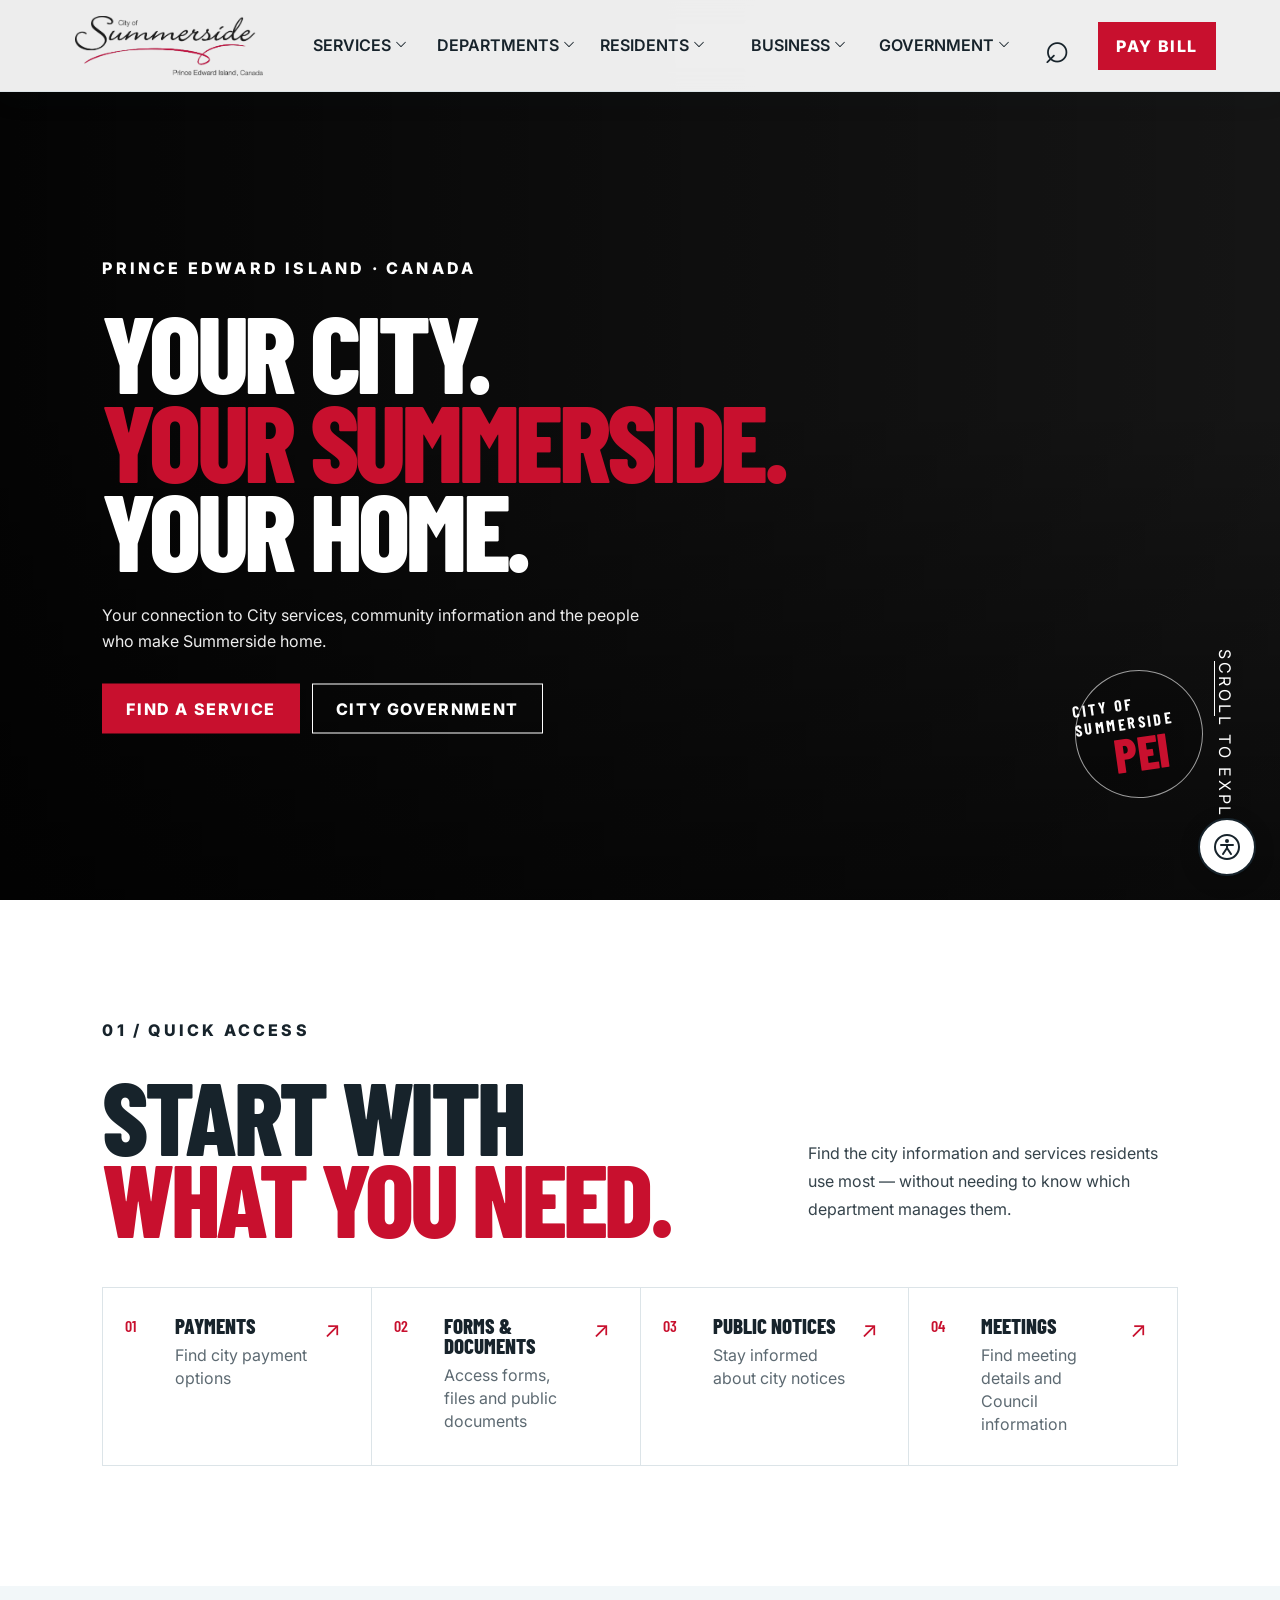
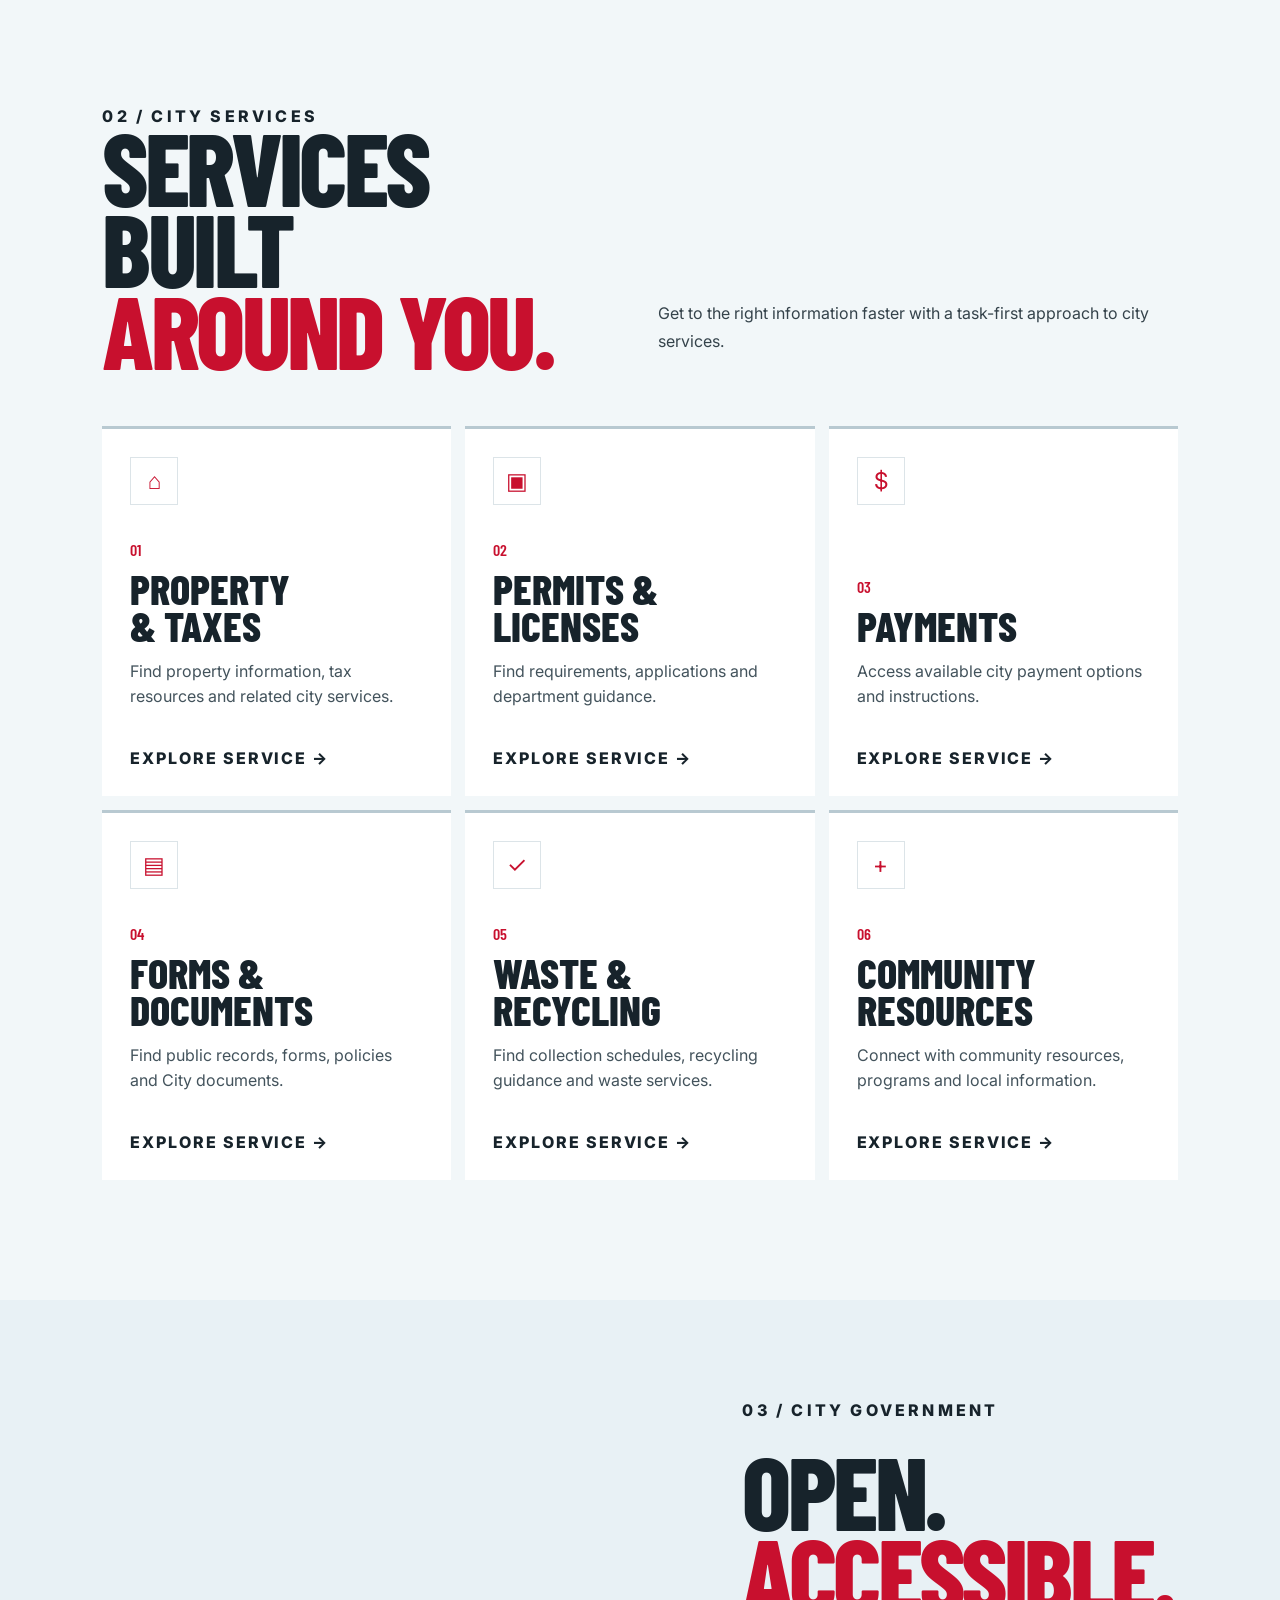
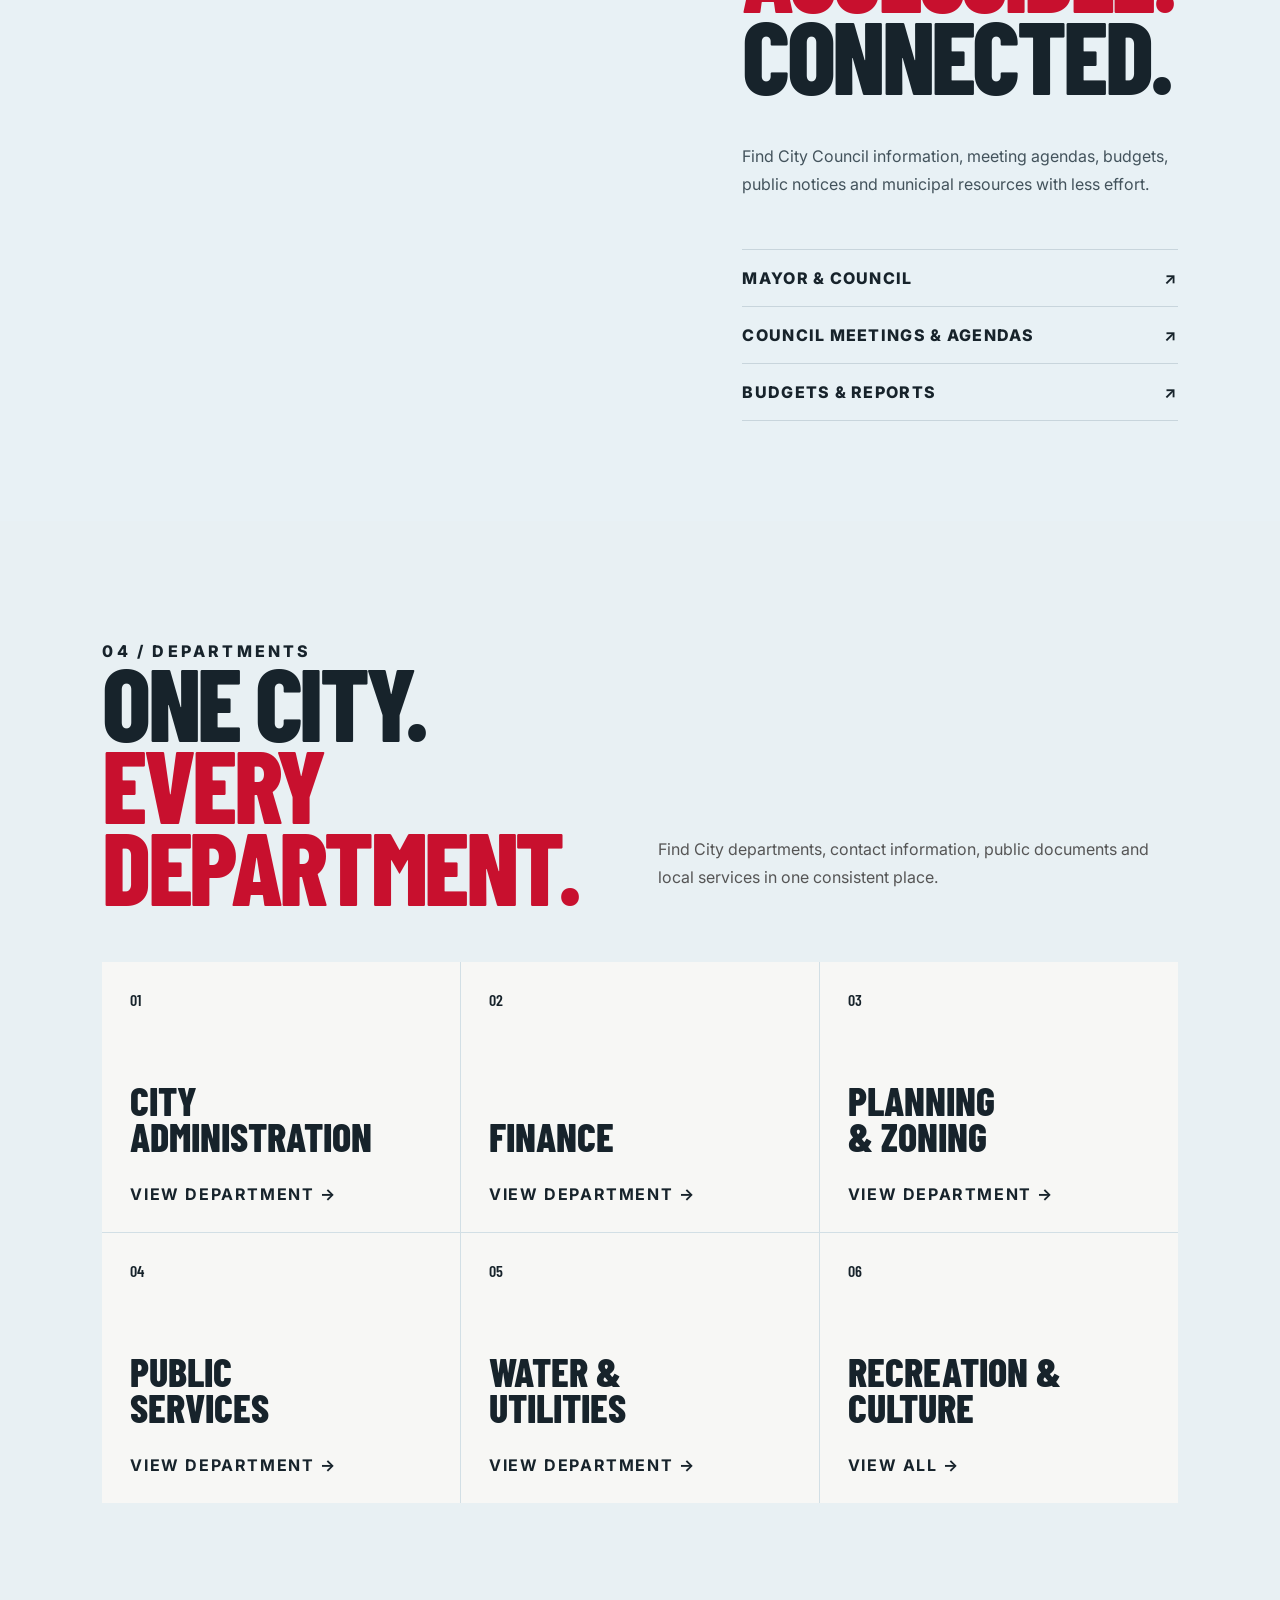
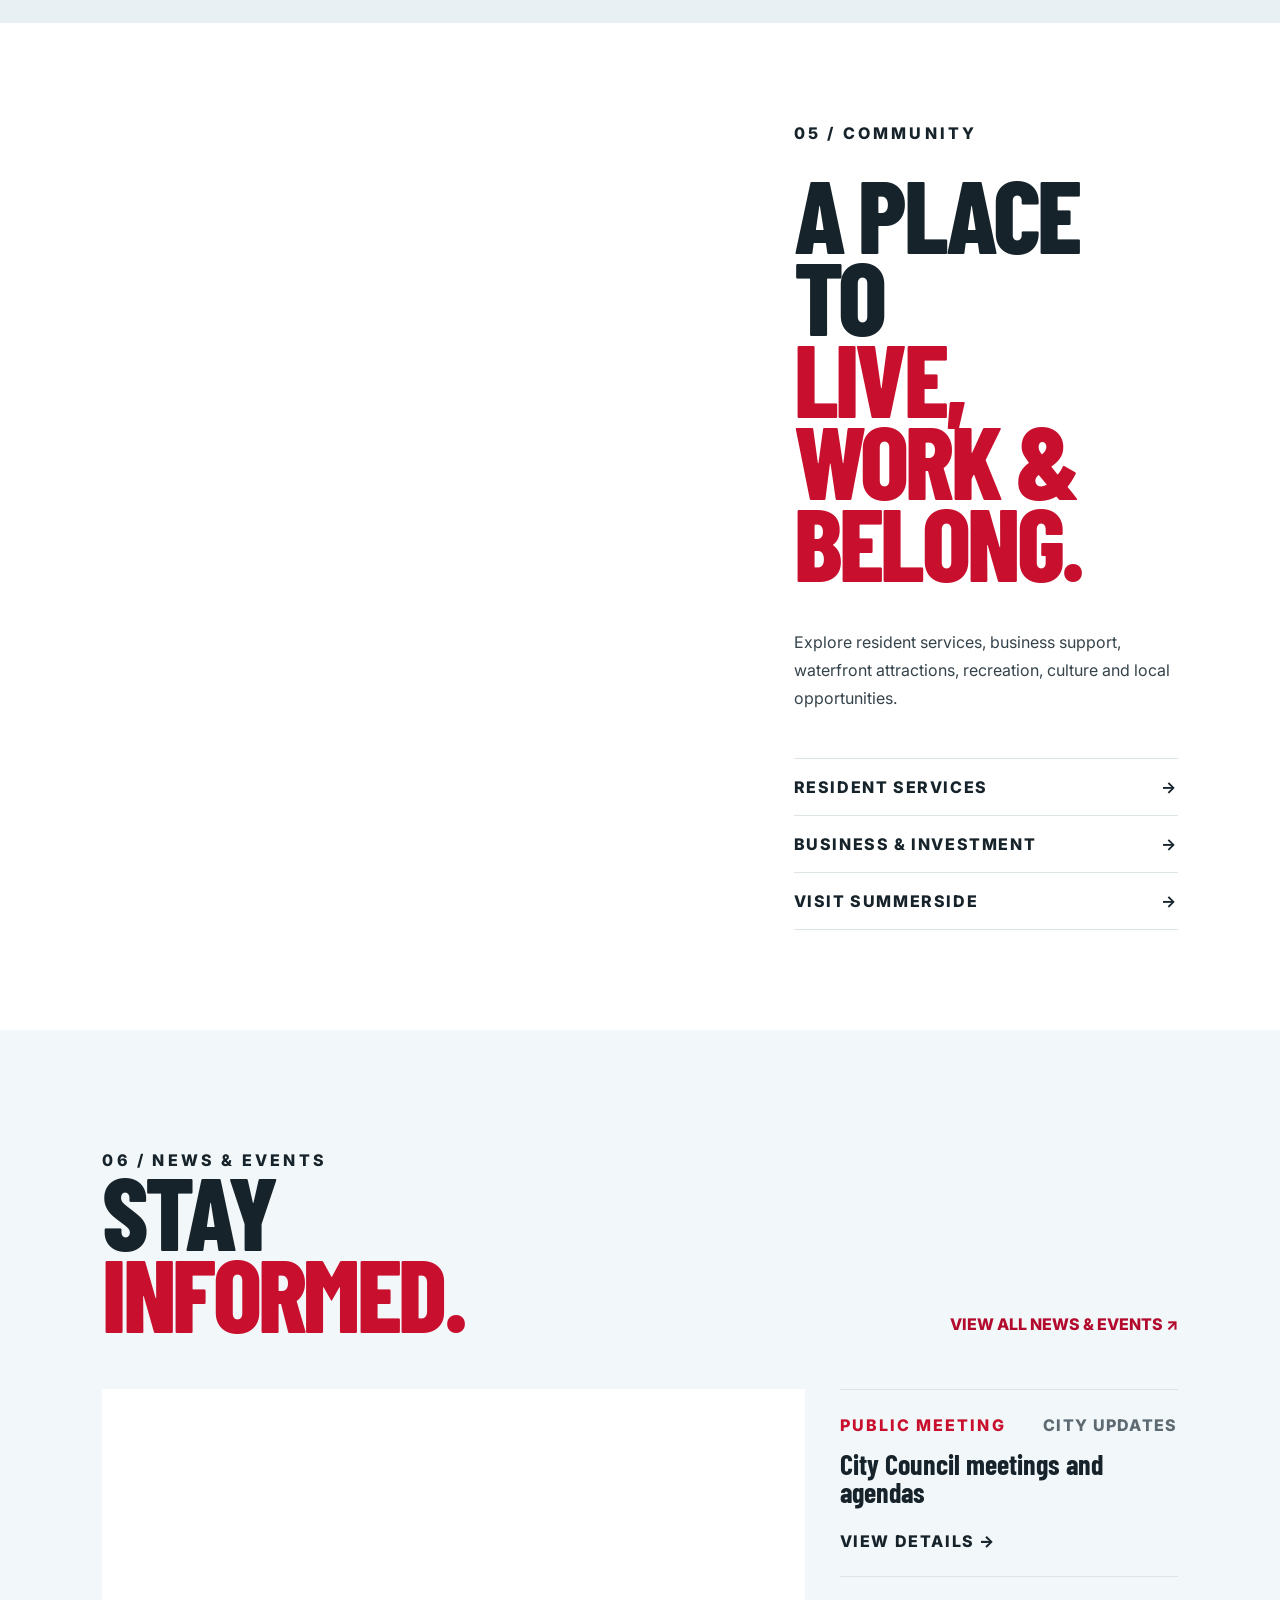
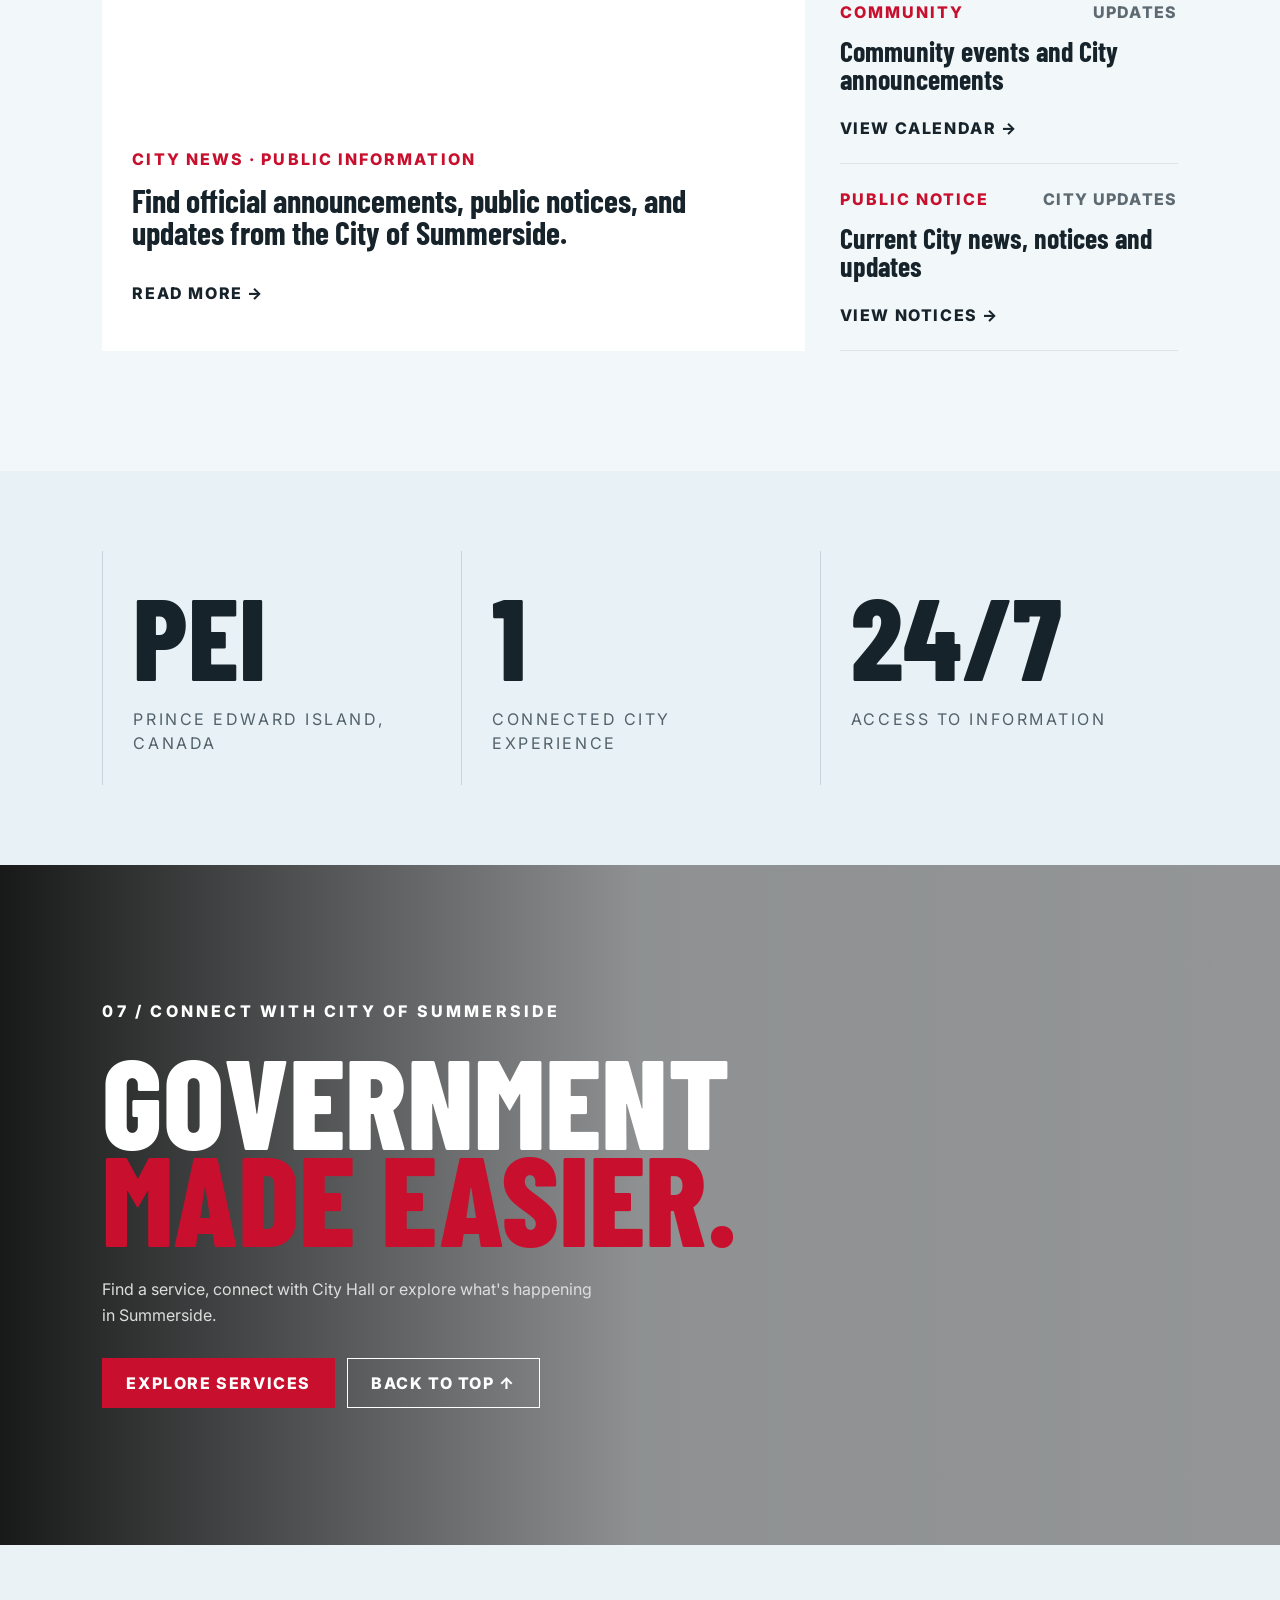
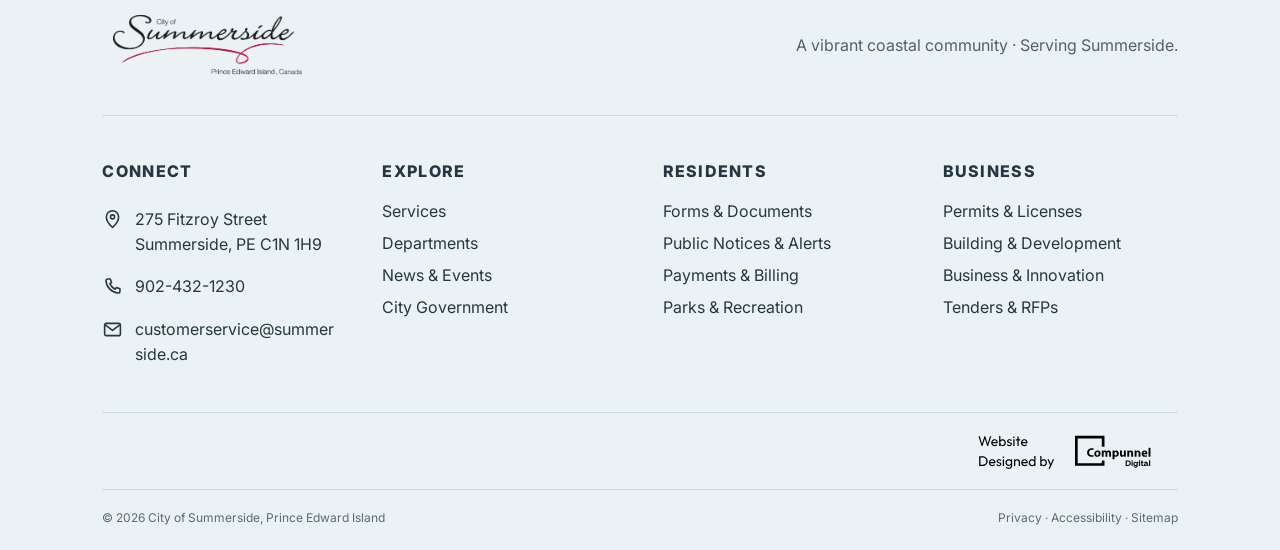
<file: index.html>
<!doctype html>
<html lang="en">
<head>
  <meta charset="utf-8">
  <meta name="viewport" content="width=device-width, initial-scale=1">
  <meta name="description" content="Official digital experience concept for City of Summerside, Prince Edward Island — services, departments, municipal government, news and community information.">
  <title>City of Summerside, Prince Edward Island | A vibrant coastal community</title>
  <link rel="preconnect" href="https://fonts.googleapis.com">
  <link rel="preconnect" href="https://fonts.gstatic.com" crossorigin>
  <link href="https://fonts.googleapis.com/css2?family=Barlow+Condensed:wght@500;600;700;800&family=Inter:wght@400;500;600;700;800&display=swap" rel="stylesheet">
  <link rel="stylesheet" href="css/style.css"><link rel="stylesheet" href="css/accessibility.css">
</head>
<body class="light-theme">
<header class="site-header" id="header">
  <a class="brand" href="index.html#top" aria-label="City of Summerside, Prince Edward Island home">
    <img src="assets/images/summerside-logo.png" alt="City of Summerside, Prince Edward Island">
  </a>

  <nav class="desktop-nav" aria-label="Main navigation">
    <div class="nav-item"><a class="nav-main-link" href="services.html">SERVICES <span class="nav-chevron" aria-hidden="true"><svg xmlns="http://www.w3.org/2000/svg" width="20" height="20" fill="currentColor" viewBox="0 0 256 256" aria-hidden="true"><path d="M213.66,101.66l-80,80a8,8,0,0,1-11.32,0l-80-80A8,8,0,0,1,53.66,90.34L128,164.69l74.34-74.35a8,8,0,0,1,11.32,11.32Z"></path></svg></span></a>
      <div class="mega">
        <a href="#services">Property &amp; Taxes</a><a href="#services">Permits &amp; Licenses</a><a href="#services">Payments &amp; Billing</a><a href="#services">Waste &amp; Recycling</a>
      </div>
    </div>
    <div class="nav-item"><button type="button">DEPARTMENTS <span class="nav-chevron" aria-hidden="true"><svg xmlns="http://www.w3.org/2000/svg" width="20" height="20" fill="currentColor" viewBox="0 0 256 256" aria-hidden="true"><path d="M213.66,101.66l-80,80a8,8,0,0,1-11.32,0l-80-80A8,8,0,0,1,53.66,90.34L128,164.69l74.34-74.35a8,8,0,0,1,11.32,11.32Z"></path></svg></span></button>
      <div class="mega"><a href="https://www.summerside.ca/city_governance">City Administration</a><a href="https://www.summerside.ca/my_services/my_utilities">Finance &amp; Utilities</a><a href="https://www.summerside.ca/building_development">Building &amp; Development</a><a href="https://www.summerside.ca/my_services">City Services</a></div>
    </div>
    <div class="nav-item"><button type="button">RESIDENTS <span class="nav-chevron" aria-hidden="true"><svg xmlns="http://www.w3.org/2000/svg" width="20" height="20" fill="currentColor" viewBox="0 0 256 256" aria-hidden="true"><path d="M213.66,101.66l-80,80a8,8,0,0,1-11.32,0l-80-80A8,8,0,0,1,53.66,90.34L128,164.69l74.34-74.35a8,8,0,0,1,11.32,11.32Z"></path></svg></span></button>
      <div class="mega"><a href="#residents">Forms &amp; Documents</a><a href="#residents">Public Notices</a><a href="#residents">Waste &amp; Recycling</a><a href="#residents">Parks &amp; Culture Resources</a></div>
    </div>
    <div class="nav-item"><button type="button">BUSINESS <span class="nav-chevron" aria-hidden="true"><svg xmlns="http://www.w3.org/2000/svg" width="20" height="20" fill="currentColor" viewBox="0 0 256 256" aria-hidden="true"><path d="M213.66,101.66l-80,80a8,8,0,0,1-11.32,0l-80-80A8,8,0,0,1,53.66,90.34L128,164.69l74.34-74.35a8,8,0,0,1,11.32,11.32Z"></path></svg></span></button>
      <div class="mega"><a href="https://www.summerside.ca/building_development">Permits &amp; Licenses</a><a href="https://www.summerside.ca/business_innovation">Business &amp; Innovation</a><a href="https://www.summerside.ca/building_development">Planning &amp; Development</a><a href="#business">Business Resources</a></div>
    </div>
    <div class="nav-item"><button type="button">GOVERNMENT <span class="nav-chevron" aria-hidden="true"><svg xmlns="http://www.w3.org/2000/svg" width="20" height="20" fill="currentColor" viewBox="0 0 256 256" aria-hidden="true"><path d="M213.66,101.66l-80,80a8,8,0,0,1-11.32,0l-80-80A8,8,0,0,1,53.66,90.34L128,164.69l74.34-74.35a8,8,0,0,1,11.32,11.32Z"></path></svg></span></button>
      <div class="mega"><a href="https://www.summerside.ca/city_governance/senior_leadership_mayor_council">Mayor &amp; Council</a><a href="https://www.summerside.ca/city_governance">Council Meetings</a><a href="https://www.summerside.ca/city_governance">Budgets</a><a href="https://www.summerside.ca/city_governance">Reports &amp; Policies</a><a href="#news">News &amp; Events</a></div>
    </div>
    
  </nav>

  <div class="header-actions">
    <button class="search-trigger" id="searchTrigger" aria-label="Open site search"><span aria-hidden="true">⌕</span></button>
    <a class="header-cta" href="services.html#popular">PAY BILL</a>
    <button class="menu-btn" aria-label="Open menu" aria-expanded="false"><i></i><i></i><i></i></button>
  </div>
</header>

<button class="accessibility-fab" id="accessibilityFab" type="button" aria-label="Open accessibility options" aria-expanded="false" aria-controls="accessibilityPanel"><svg xmlns="http://www.w3.org/2000/svg" width="32" height="32" viewBox="0 0 256 256" fill="currentColor" aria-hidden="true"><path d="M128,24A104,104,0,1,0,232,128,104.11,104.11,0,0,0,128,24Zm0,192a88,88,0,1,1,88-88A88.1,88.1,0,0,1,128,216ZM112,80a16,16,0,1,1,16,16A16,16,0,0,1,112,80Zm72,32a8,8,0,0,1-8,8H136v13.58l30.66,46a8,8,0,0,1-13.32,8.88l-25.34-38-25.34,38a8,8,0,1,1-13.32-8.88l30.66-46V120H80a8,8,0,0,1,0-16h96A8,8,0,0,1,184,112Z"/></svg></button>
<aside class="accessibility-panel" id="accessibilityPanel" aria-label="Accessibility options" hidden><div class="accessibility-panel-head"><strong>Accessibility</strong><button type="button" id="accessibilityClose" aria-label="Close accessibility options">×</button></div><p>Adjust how this page looks for you.</p><div class="accessibility-controls"><button type="button" data-accessibility="larger">A+ Increase text</button><button type="button" data-accessibility="smaller">A− Decrease text</button><button type="button" data-accessibility="contrast">High contrast</button><button type="button" data-accessibility="links">Underline links</button><button type="button" data-accessibility="theme" aria-pressed="false">Switch to dark theme</button><button type="button" data-accessibility="reset">Reset options</button></div></aside>
<div class="search-panel" id="searchPanel" aria-hidden="true">
  <div class="search-inner">
    <button class="search-close" id="searchClose" aria-label="Close search">×</button>
    <p class="eyebrow">CITY OF SUMMERSIDE INFORMATION SEARCH</p>
    <h2>What can we<br><span>help you find?</span></h2>
    <form id="searchForm">
      <label class="sr-only" for="siteSearch">Search Summerside</label>
      <input id="siteSearch" type="search" placeholder="Search services, departments, documents, news…" autocomplete="off">
      <button type="submit">SEARCH →</button>
    </form>
    <p class="search-note">Search City services, documents, news and events.</p>
    <div id="searchResult" class="search-result" aria-live="polite"></div>
  </div>
</div>

<main id="top">
<section class="hero">
  <div class="hero-image"></div>
  <div class="hero-overlay"></div>
  <div class="hero-content">
    <p class="eyebrow">PRINCE EDWARD ISLAND · CANADA</p>
    <h1>YOUR CITY.<br><em>YOUR SUMMERSIDE.</em><br>YOUR HOME.</h1>
    <p class="hero-copy">Your connection to City services, community information and the people who make Summerside home.</p>
    <div class="hero-buttons">
      <a class="btn btn-red" href="services.html">FIND A SERVICE</a>
      <a class="btn btn-outline" href="#government">CITY GOVERNMENT</a>
    </div>
  </div>
  <div class="hero-badge"><span>CITY OF SUMMERSIDE</span><b>PEI</b></div>
  <div class="hero-scroll">SCROLL TO EXPLORE <span></span></div>
</section>

<section class="quick section" id="residents">
  <div class="section-kicker">01 / QUICK ACCESS</div>
  <div class="quick-head">
    <h2>Start with<br><span>what you need.</span></h2>
    <p>Find the city information and services residents use most — without needing to know which department manages them.</p>
  </div>
  <div class="quick-grid">
    <a href="services.html#popular" class="quick-card"><span>01</span><div><b>PAYMENTS</b><small>Find city payment options</small></div><i>↗</i></a>
    <a href="services.html#documents" class="quick-card"><span>02</span><div><b>FORMS &amp; DOCUMENTS</b><small>Access forms, files and public documents</small></div><i>↗</i></a>
    <a href="#news" class="quick-card"><span>03</span><div><b>PUBLIC NOTICES</b><small>Stay informed about city notices</small></div><i>↗</i></a>
    <a href="#government" class="quick-card"><span>04</span><div><b>MEETINGS</b><small>Find meeting details and Council information</small></div><i>↗</i></a>
  </div>
</section>

<section class="services section" id="services">
  <div class="section-head">
    <div><div class="section-kicker">02 / CITY SERVICES</div><h2>Services built<br><span>around you.</span></h2></div>
    <p>Get to the right information faster with a task-first approach to city services.</p>
  </div>
  <div class="service-grid">
    <article class="service-card featured"><div class="service-icon">⌂</div><div><span>01</span><h3>PROPERTY<br>&amp; TAXES</h3><p>Find property information, tax resources and related city services.</p></div><a href="services.html">EXPLORE SERVICE →</a></article>
    <article class="service-card"><div class="service-icon">▣</div><div><span>02</span><h3>PERMITS &amp;<br>LICENSES</h3><p>Find requirements, applications and department guidance.</p></div><a href="services.html">EXPLORE SERVICE →</a></article>
    <article class="service-card"><div class="service-icon">$</div><div><span>03</span><h3>PAYMENTS</h3><p>Access available city payment options and instructions.</p></div><a href="services.html">EXPLORE SERVICE →</a></article>
    <article class="service-card"><div class="service-icon">▤</div><div><span>04</span><h3>FORMS &amp;<br>DOCUMENTS</h3><p>Find public records, forms, policies and City documents.</p></div><a href="services.html">EXPLORE SERVICE →</a></article>
    <article class="service-card"><div class="service-icon">✓</div><div><span>05</span><h3>WASTE &amp;<br>RECYCLING</h3><p>Find collection schedules, recycling guidance and waste services.</p></div><a href="services.html">EXPLORE SERVICE →</a></article>
    <article class="service-card"><div class="service-icon">+</div><div><span>06</span><h3>COMMUNITY<br>RESOURCES</h3><p>Connect with community resources, programs and local information.</p></div><a href="services.html">EXPLORE SERVICE →</a></article>
  </div>
</section>

<section class="split-feature" id="government">
  <div class="split-image courthouse"></div>
  <div class="split-copy">
    <div class="section-kicker">03 / CITY GOVERNMENT</div>
    <h2>Open.<br><span>Accessible.</span><br>Connected.</h2>
    <p>Find City Council information, meeting agendas, budgets, public notices and municipal resources with less effort.</p>
    <div class="feature-links"><a href="https://www.summerside.ca/city_governance/senior_leadership_mayor_council">MAYOR &amp; COUNCIL <b>↗</b></a><a href="https://www.summerside.ca/city_governance">COUNCIL MEETINGS &amp; AGENDAS <b>↗</b></a><a href="https://www.summerside.ca/news/what_s_new/c_i_t_y_u_n_v_e_i_l_s_2026-27_b_u_d_g_e_t">BUDGETS &amp; REPORTS <b>↗</b></a></div>
  </div>
</section>

<section class="departments section" id="departments">
  <div class="section-head dark-head">
    <div><div class="section-kicker">04 / DEPARTMENTS</div><h2>One city.<br><span>Every department.</span></h2></div>
    <p>Find City departments, contact information, public documents and local services in one consistent place.</p>
  </div>
  <div class="department-grid">
    <a href="https://www.summerside.ca/city_governance" class="department-card"><span>01</span><h3>CITY<br>ADMINISTRATION</h3><b>VIEW DEPARTMENT →</b></a>
    <a href="https://www.summerside.ca/my_services/my_utilities" class="department-card"><span>02</span><h3>FINANCE</h3><b>VIEW DEPARTMENT →</b></a>
    <a href="https://www.summerside.ca/building_development" class="department-card"><span>03</span><h3>PLANNING<br>&amp; ZONING</h3><b>VIEW DEPARTMENT →</b></a>
    <a href="https://www.summerside.ca/my_services" class="department-card"><span>04</span><h3>PUBLIC<br>SERVICES</h3><b>VIEW DEPARTMENT →</b></a>
    <a href="https://www.summerside.ca/my_services/my_utilities" class="department-card"><span>05</span><h3>WATER &amp;<br>UTILITIES</h3><b>VIEW DEPARTMENT →</b></a>
    <a href="https://www.summerside.ca/recreation_tourism_culture" class="department-card"><span>06</span><h3>RECREATION &amp;<br>CULTURE</h3><b>VIEW ALL →</b></a>
  </div>
</section>

<section class="community section" id="business">
  <div class="community-image"></div>
  <div class="community-copy">
    <div class="section-kicker">05 / COMMUNITY</div>
    <h2>A place to<br><span>live, work &amp; belong.</span></h2>
    <p>Explore resident services, business support, waterfront attractions, recreation, culture and local opportunities.</p>
    <div class="audience-links"><a href="https://www.summerside.ca/my_services">RESIDENT SERVICES <b>→</b></a><a href="https://www.summerside.ca/business_innovation">BUSINESS &amp; INVESTMENT <b>→</b></a><a href="https://exploresummerside.com/">VISIT SUMMERSIDE <b>→</b></a></div>
  </div>
</section>

<section class="news section" id="news">
  <div class="section-head">
    <div><div class="section-kicker">06 / NEWS &amp; EVENTS</div><h2>Stay<br><span>informed.</span></h2></div>
    <a class="text-link" href="https://www.summerside.ca/news">VIEW ALL NEWS &amp; EVENTS ↗</a>
  </div>
  <div class="news-grid">
    <article class="news-card main-news"><div class="news-image festival"></div><div class="news-body"><span>CITY NEWS · PUBLIC INFORMATION</span><h3>Find official announcements, public notices, and updates from the City of Summerside.</h3><a href="https://www.summerside.ca/news/what_s_new/c_i_t_y_u_n_v_e_i_l_s_2026-27_b_u_d_g_e_t">READ MORE →</a></div></article>
    <div class="event-list">
      <article><span>PUBLIC MEETING</span><time>CITY UPDATES</time><h3>City Council meetings and agendas</h3><a href="https://www.summerside.ca/city_governance">VIEW DETAILS →</a></article>
      <article><span>COMMUNITY</span><time>UPDATES</time><h3>Community events and City announcements</h3><a href="https://www.summerside.ca/">VIEW CALENDAR →</a></article>
      <article><span>PUBLIC NOTICE</span><time>CITY UPDATES</time><h3>Current City news, notices and updates</h3><a href="https://www.summerside.ca/news">VIEW NOTICES →</a></article>
    </div>
  </div>
</section>

<section class="numbers section">
  <div class="number-block"><strong>PEI</strong><span>PRINCE EDWARD ISLAND, CANADA</span></div>
  <div class="number-block"><strong>1</strong><span>CONNECTED CITY EXPERIENCE</span></div>
  <div class="number-block"><strong>24/7</strong><span>ACCESS TO INFORMATION</span></div>
</section>

<section class="cta">
  <div class="cta-image"></div><div class="cta-overlay"></div>
  <div class="cta-content">
    <div class="section-kicker">07 / CONNECT WITH CITY OF SUMMERSIDE</div>
    <h2>Government<br><em>made easier.</em></h2>
    <p>Find a service, connect with City Hall or explore what's happening in Summerside.</p>
    <div class="hero-buttons"><a class="btn btn-red" href="#services">EXPLORE SERVICES</a><a class="btn btn-outline" href="#top">BACK TO TOP ↑</a></div>
  </div>
</section>
</main>

<footer>
  <div class="footer-top">
    <a class="brand footer-brand" href="index.html#top" aria-label="City of Summerside home"><img src="assets/images/summerside-logo.png" alt="City of Summerside, Prince Edward Island"></a>
    <p>A vibrant coastal community · Serving Summerside.</p>
  </div>
  <div class="footer-links">
    <div class="footer-connect"><b>CONNECT</b>
      <span class="contact-line"><svg viewBox="0 0 24 24" aria-hidden="true"><path d="M12 21s7-6.2 7-12a7 7 0 1 0-14 0c0 5.8 7 12 7 12Z"/><circle cx="12" cy="9" r="2.3"/></svg><span>275 Fitzroy Street<br>Summerside, PE C1N 1H9</span></span>
      <a class="contact-line" href="tel:+19024321230"><svg viewBox="0 0 24 24" aria-hidden="true"><path d="M6.5 3.5h3l1.4 4-2 1.5a15 15 0 0 0 6.1 6.1l1.5-2 4 1.4v3c0 1.1-.9 2-2 2A15.5 15.5 0 0 1 4.5 5.5c0-1.1.9-2 2-2Z"/></svg><span>902-432-1230</span></a>
      <a class="contact-line" href="mailto:customerservice@summerside.ca"><svg viewBox="0 0 24 24" aria-hidden="true"><rect x="3" y="5" width="18" height="14" rx="2"/><path d="m4 7 8 6 8-6"/></svg><span>customerservice@summerside.ca</span></a>
    </div>
    <div><b>EXPLORE</b><a href="services.html">Services</a><a href="index.html#departments">Departments</a><a href="index.html#news">News &amp; Events</a><a href="index.html#government">City Government</a></div>
    <div><b>RESIDENTS</b><a href="services.html#documents">Forms &amp; Documents</a><a href="index.html#news">Public Notices &amp; Alerts</a><a href="services.html#popular">Payments &amp; Billing</a><a href="https://www.summerside.ca/recreation_tourism_culture">Parks &amp; Recreation</a></div>
    <div><b>BUSINESS</b><a href="https://www.summerside.ca/building_development/permits_funding_licenses">Permits &amp; Licenses</a><a href="https://www.summerside.ca/building_development">Building &amp; Development</a><a href="https://www.summerside.ca/business_innovation">Business &amp; Innovation</a><a href="https://www.summerside.ca/building_development/tenders__r_f_p_s___public_notices">Tenders &amp; RFPs</a></div>
  </div>
  <div class="footer-credit"><span></span><img src="assets/images/footer-mark.svg" alt="Compunnel logo"></div>
  <div class="footer-bottom"><span>© 2026 City of Summerside, Prince Edward Island</span><span>Privacy · Accessibility · Sitemap</span></div>
</footer>
<script src="js/main.js"></script>
</body>
</html>
</file>
<file: css/style.css>
:root{--red:#C8102E;--deep-red:#8F092D;--ink:#191919;--slate:#595959;--body:#4B4B4B;--gray:#777777;--line:#E5E5E5;--soft:#F5F5F5;--tint:#FBEAF0;--white:#FFFFFF;--dark:#191919;--dark2:#2A2A2A}
*{box-sizing:border-box}html{scroll-behavior:smooth}body{margin:0;background:var(--soft);color:var(--ink);font-family:Inter,Arial,sans-serif}a{color:inherit;text-decoration:none}button,input{font:inherit}button{cursor:pointer}.site-header{position:fixed;z-index:100;top:0;left:0;width:100%;height:92px;padding:0 8vw;display:flex;align-items:center;justify-content:space-between;color:#fff;border-bottom:1px solid rgba(255,255,255,.22);transition:.35s;background:linear-gradient(180deg,rgba(0,0,0,.48),transparent);backdrop-filter:blur(3px)}.site-header.scrolled{height:76px;background:rgba(23,23,23,.96);box-shadow:0 10px 30px rgba(0,0,0,.14)}.brand{display:flex;align-items:center;gap:11px}.brand img{width:190px;height:62px;object-fit:contain;background:#fff;padding:5px 9px;border-radius:2px}.brand span{display:flex;flex-direction:column;line-height:.9}.brand strong{font:800 21px/.9 'Barlow Condensed';letter-spacing:.07em}.brand small{font:700 12px 'Barlow Condensed';letter-spacing:.26em;margin-top:5px}.desktop-nav{display:flex;align-items:center;gap:1.05vw;height:100%}.nav-item{height:100%;position:relative;display:flex;align-items:center}.nav-item>button{background:none;border:0;color:#fff;font-size:14px;font-weight:800;letter-spacing:.06em;padding:28px 3px}
.nav-main-link{display:flex;align-items:center;gap:9px;color:#fff;text-decoration:none;font-size:14px;font-weight:800;letter-spacing:.05em;padding:30px 14px;background:none;border:0;cursor:pointer;white-space:nowrap}
.nav-main-link:hover{color:#fff}
.nav-item.active .nav-main-link{background:#171717;box-shadow:inset 0 -4px 0 var(--red)}
.nav-item button span{font-size:15px;margin-left:4px}.mega{position:absolute;top:100%;left:-18px;width:250px;padding:20px;background:var(--ink);display:none;flex-direction:column;box-shadow:0 18px 40px #0005}.nav-item:hover .mega{display:flex}.nav-item.active>button{color:var(--red)}.nav-item.active>button:after{content:"";position:absolute;left:0;right:0;bottom:0;height:4px;background:var(--red)}.nav-item.active>button span{color:#fff}.nav-item>button:focus-visible{outline:2px solid #fff;outline-offset:-2px}.mega a{padding:10px 0;color:#e9e9e9;font-size:16px}.mega a:hover{color:var(--red)}.header-actions{display:flex;align-items:center;gap:18px}.search-trigger{border:0;background:none;color:#fff;font-size:13px;font-weight:800;letter-spacing:.1em}.search-trigger span{display:inline-block;font-size:25px;line-height:1;margin-left:7px;font-weight:800;transform:translateY(1px)}.header-cta{font-size:13px;font-weight:800;letter-spacing:.1em;background:var(--red);padding:13px 18px}.header-cta:hover{background:var(--deep-red)}.menu-btn{display:none;background:none;border:0}.menu-btn i{display:block;width:25px;height:2px;background:#fff;margin:5px}.search-panel{position:fixed;inset:0;z-index:150;background:rgba(23,23,23,.98);color:#fff;display:none;align-items:center;padding:8vw}.search-panel.open{display:flex}.search-inner{max-width:950px;width:100%;position:relative}.search-close{position:absolute;right:0;top:-40px;border:0;background:none;color:#fff;font-size:46px}.search-inner h2{font:800 clamp(64px,8vw,120px)/.8 'Barlow Condensed';text-transform:uppercase;margin:25px 0 45px}.search-inner h2 span{color:var(--red)}.search-inner form{display:flex;border-bottom:2px solid #fff}.search-inner input{flex:1;background:transparent;border:0;color:#fff;font-size:22px;padding:18px 0;outline:none}.search-inner form button{background:var(--red);color:#fff;border:0;padding:0 26px;font-weight:800;letter-spacing:.1em}.search-note{color:#bbb;margin-top:18px}.search-result{margin-top:15px;color:#ffb7ba;min-height:24px}.sr-only{position:absolute;width:1px;height:1px;overflow:hidden;clip:rect(0,0,0,0)}.hero{height:100vh;min-height:720px;position:relative;overflow:hidden;background:#1b1b1b;color:#fff}.hero-image{position:absolute;inset:0;background:url('https://commons.wikimedia.org/wiki/Special:FilePath/Summerside,_Prince_Edward_Island,_Canada.jpg?width=2400') center/cover no-repeat;transform:scale(1.04)}.hero-overlay{position:absolute;inset:0;background:linear-gradient(90deg,rgba(0,0,0,.86) 0%,rgba(0,0,0,.55) 45%,rgba(0,0,0,.22) 100%),linear-gradient(0deg,rgba(0,0,0,.55),transparent 55%)}.hero-content{position:absolute;left:8vw;top:52%;transform:translateY(-46%);max-width:820px}.eyebrow,.section-kicker{font-size:13px;letter-spacing:.2em;font-weight:800}.hero h1{font:800 clamp(64px,8.5vw,138px)/.82 'Barlow Condensed';letter-spacing:-.04em;margin:28px 0;text-transform:uppercase}.hero h1 em,.cta h2 em{font-style:normal;color:var(--red)}.hero-copy{max-width:560px;font-size:18px;line-height:1.65;color:#ededed}.hero-buttons{display:flex;gap:12px;margin-top:30px;flex-wrap:wrap}.btn{display:inline-flex;align-items:center;justify-content:center;min-height:50px;padding:0 23px;border:1px solid transparent;font-size:13px;font-weight:800;letter-spacing:.1em;transition:.3s}.btn-red{background:var(--red);color:#fff}.btn-red:hover{background:var(--deep-red);transform:translateY(-3px)}.btn-outline{border-color:#fff;color:#fff;background:transparent}.btn-outline:hover{background:#fff;color:var(--ink)}.hero-badge{position:absolute;right:6vw;bottom:8vw;width:128px;height:128px;border:1px solid rgba(255,255,255,.6);border-radius:50%;display:flex;flex-direction:column;align-items:center;justify-content:center;transform:rotate(-8deg);background:#0003}.hero-badge span{font:700 10px 'Barlow Condensed';letter-spacing:.16em}.hero-badge b{font:800 48px/.9 'Barlow Condensed';color:var(--red)}.hero-scroll{position:absolute;right:3.5vw;bottom:42px;font-size:11px;letter-spacing:.17em;writing-mode:vertical-rl}.hero-scroll span{display:block;width:1px;height:55px;background:#fff;margin-top:12px}.section{padding:120px 8vw}.quick{background:var(--white)}.quick-head{display:grid;grid-template-columns:1.25fr .75fr;gap:7vw;align-items:end;margin:35px 0 48px}.quick h2,.section-head h2,.split-copy h2,.community h2,.news h2{font:800 clamp(65px,8vw,125px)/.8 'Barlow Condensed';letter-spacing:-.035em;text-transform:uppercase;margin:0}.quick h2 span,.section-head h2 span,.split-copy h2 span,.community h2 span,.news h2 span{color:var(--red)}.quick-head p,.section-head p,.split-copy p,.community-copy p{font-size:17px;line-height:1.75;color:var(--body);max-width:520px}.quick-grid{display:grid;grid-template-columns:repeat(4,1fr);border-top:1px solid var(--line);border-left:1px solid var(--line)}.quick-card{display:grid;grid-template-columns:35px 1fr 25px;gap:15px;align-items:start;padding:28px 22px;border-right:1px solid var(--line);border-bottom:1px solid var(--line);transition:.3s}.quick-card:hover{background:var(--ink);color:#fff}.quick-card>span,.service-card>div>span,.department-card>span{font:600 13px 'Barlow Condensed';color:var(--red)}.quick-card div{display:flex;flex-direction:column;gap:8px}.quick-card b{font:800 21px/.95 'Barlow Condensed'}.quick-card small{font-size:14px;line-height:1.45;color:var(--gray)}.quick-card i{font-style:normal;color:var(--red);font-size:22px}.services{background:var(--soft)}.section-head{display:flex;justify-content:space-between;align-items:end;gap:50px;margin-bottom:55px}.service-grid{display:grid;grid-template-columns:repeat(3,1fr);gap:14px}.service-card{min-height:370px;background:#fff;padding:28px;display:flex;flex-direction:column;border-top:3px solid var(--ink);position:relative;overflow:hidden;transition:.4s}.service-card:after{content:"";position:absolute;inset:auto 0 0;height:5px;background:var(--red);transform:scaleX(0);transform-origin:left;transition:.4s}.service-card:hover{background:var(--ink);color:#fff;transform:translateY(-8px)}.service-card:hover:after{transform:scaleX(1)}.service-icon{width:48px;height:48px;border:1px solid var(--line);display:grid;place-items:center;color:var(--red);font-size:23px;margin-bottom:auto}.service-card h3{font:800 42px/.86 'Barlow Condensed';margin:10px 0}.service-card p{font-size:15px;line-height:1.55;color:var(--body);max-width:390px}.service-card:hover p{color:#bbb}.service-card a{font-size:12px;font-weight:800;letter-spacing:.12em;margin-top:24px}.split-feature{display:grid;grid-template-columns:1fr 1fr;min-height:720px;background:var(--ink);color:#fff}.split-image{min-height:520px;background-position:center;background-size:cover}.courthouse{background-image:url('https://commons.wikimedia.org/wiki/Special:FilePath/Summerside_central.JPG?width=1800')}.split-copy{padding:100px 8vw;display:flex;flex-direction:column;justify-content:center}.split-copy h2{margin:30px 0}.split-copy p{color:#c7c7c7}.feature-links{margin-top:35px;border-top:1px solid #ffffff30}.feature-links a{display:flex;justify-content:space-between;padding:18px 0;border-bottom:1px solid #ffffff30;font-size:13px;font-weight:800;letter-spacing:.08em}.feature-links a:hover{color:var(--red)}.departments{background:#ececea}.dark-head p{color:#555}.department-grid{display:grid;grid-template-columns:repeat(3,1fr);gap:1px;background:#bbb}.department-card{background:#f7f7f5;min-height:270px;padding:28px;display:flex;flex-direction:column;transition:.35s}.department-card:hover{background:var(--red);color:#fff}.department-card:hover span,.department-card:hover b{color:#fff}.department-card h3{font:800 40px/.88 'Barlow Condensed';margin:auto 0 30px}.department-card b{font-size:11px;letter-spacing:.1em;color:#555}.community{display:grid;grid-template-columns:1.1fr .9fr;gap:0;background:#fff;padding:0}.community-image{min-height:650px;background:url('https://commons.wikimedia.org/wiki/Special:FilePath/Summerside_central.JPG?width=1800') center/cover}.community-copy{padding:100px 8vw 100px 7vw;display:flex;flex-direction:column;justify-content:center}.community-copy h2{margin:30px 0}.audience-links{border-top:1px solid var(--line);margin-top:30px}.audience-links a{display:flex;justify-content:space-between;padding:18px 0;border-bottom:1px solid var(--line);font-size:12px;font-weight:800;letter-spacing:.1em}.audience-links a:hover{color:var(--red)}.news{background:var(--soft)}.news-grid{display:grid;grid-template-columns:1.35fr .65fr;gap:35px}.news-card{background:#fff}.news-image{height:330px;background-size:cover;background-position:center}.news-image.festival{background-image:url('https://commons.wikimedia.org/wiki/Special:FilePath/Summerside,_Prince_Edward_Island,_Canada.jpg?width=1600')}.news-body{padding:30px}.news-body>span,.event-list article>span{font-size:11px;font-weight:800;letter-spacing:.13em;color:var(--red)}.news-body h3{font:700 32px/1 'Barlow Condensed';margin:15px 0 35px}.news-body a,.event-list a{font-size:11px;font-weight:800;letter-spacing:.1em}.event-list{display:flex;flex-direction:column;border-top:1px solid var(--line)}.event-list article{padding:25px 0;border-bottom:1px solid var(--line)}.event-list time{float:right;font-size:11px;font-weight:800;color:var(--gray);letter-spacing:.08em}.event-list h3{font:700 28px/1 'Barlow Condensed';margin:15px 0 25px;max-width:430px}.numbers{background:var(--ink);color:#fff;display:grid;grid-template-columns:repeat(3,1fr);gap:1px;padding-top:80px;padding-bottom:80px}.number-block{padding:30px;border-left:1px solid #ffffff25}.number-block strong{display:block;font:800 clamp(70px,9vw,135px)/.75 'Barlow Condensed';color:#fff}.number-block span{font-size:11px;letter-spacing:.16em;color:#aaa}.cta{height:680px;position:relative;display:flex;align-items:center;color:#fff;overflow:hidden}.cta-image{position:absolute;inset:0;background:url('https://commons.wikimedia.org/wiki/Special:FilePath/Summerside,_Prince_Edward_Island,_Canada.jpg?width=2400') center/cover no-repeat;transform:scale(1.02)}.cta-overlay{position:absolute;inset:0;background:linear-gradient(90deg,rgba(0,0,0,.9),rgba(0,0,0,.42),rgba(0,0,0,.4))}.cta-content{position:relative;z-index:2;margin-left:8vw;max-width:850px}.cta h2{font:800 clamp(75px,10vw,150px)/.76 'Barlow Condensed';text-transform:uppercase;margin:30px 0}.cta p{max-width:500px;font-size:17px;line-height:1.65;color:#ddd}footer{background:#111;color:#d7d7d7;padding:70px 8vw 25px}.footer-top{display:flex;justify-content:space-between;align-items:center;border-bottom:1px solid #ffffff20;padding-bottom:40px}.footer-brand img{width:190px;height:62px}.footer-top>p{font-size:14px;color:#aaa}.footer-links{display:grid;grid-template-columns:repeat(4,1fr);gap:45px;padding:45px 0}.footer-links div{display:flex;flex-direction:column;gap:12px}.footer-links b{font-size:11px;letter-spacing:.14em;color:#999;margin-bottom:7px}.footer-links a{font-size:14px}.footer-links a:hover{color:#fff}.footer-credit{border-top:1px solid #ffffff20;padding:18px 0;display:flex;align-items:center;justify-content:space-between;min-height:58px}.footer-credit span{flex:1}.footer-credit img{width:200px;height:40px;object-fit:contain;display:block}@media(max-width:560px){.footer-credit img{width:170px;height:auto}.footer-brand img{width:165px;height:54px}}.footer-bottom{border-top:1px solid #ffffff20;padding-top:20px;display:flex;justify-content:space-between;color:#777;font-size:12px}.reveal{opacity:0;transform:translateY(25px);transition:opacity .7s,transform .7s}.reveal.visible{opacity:1;transform:none}
@media(max-width:1200px){.desktop-nav{gap:.4vw}.nav-item>button{font-size:12px}.quick-grid{grid-template-columns:repeat(2,1fr)}.service-grid,.department-grid{grid-template-columns:repeat(2,1fr)}}
@media(max-width:900px){.desktop-nav,.header-cta,.search-trigger{display:none}.menu-btn{display:block}.site-header{height:76px;padding-left:7vw;padding-right:7vw}.brand img{width:165px;height:54px}.hero-content{left:7vw;right:7vw}.hero h1{font-size:clamp(58px,11.5vw,104px);line-height:.86}.hero-badge{display:none}.quick-head,.section-head,.split-feature,.community,.news-grid{grid-template-columns:1fr;display:grid}.section{padding:85px 7vw}.split-image{min-height:420px}.split-copy{padding:80px 7vw}.community-image{min-height:420px}.community-copy{padding:80px 7vw}.cta-content{margin-left:7vw;margin-right:7vw}.numbers{grid-template-columns:1fr}.footer-links{grid-template-columns:1fr 1fr}}
@media(max-width:560px){.brand img{width:145px;height:49px}.brand strong{font-size:18px}.brand small{font-size:10px}.hero{min-height:700px}.hero-copy{font-size:16px}.quick-grid,.service-grid,.department-grid{grid-template-columns:1fr}.quick h2,.section-head h2,.split-copy h2,.community h2,.news h2{font-size:65px}.service-card{min-height:330px}.footer-top{display:block}.footer-links{grid-template-columns:1fr}.footer-bottom{display:block;line-height:2}.search-inner input{font-size:17px}.search-inner form button{padding:0 14px}.cta{height:620px}}


/* Accessible theme switcher */
.theme-toggle{width:42px;height:42px;display:inline-flex;align-items:center;justify-content:center;flex:0 0 auto;border:1px solid rgba(255,255,255,.55);border-radius:50%;background:rgba(0,0,0,.12);color:#fff;padding:9px;transition:background .2s,color .2s,border-color .2s,transform .2s}
.theme-toggle:hover{transform:rotate(12deg);background:var(--red);border-color:var(--red)}
.theme-toggle svg{width:22px;height:22px;fill:none;stroke:currentColor;stroke-width:1.8;stroke-linecap:round;stroke-linejoin:round}
.theme-moon{display:none}
body.light-theme{--ink:#17232b;--slate:#47545c;--body:#35434b;--gray:#5d6a72;--line:#dce4e8;--soft:#f5f9fb;--tint:#eaf5f8;--white:#fff;--dark:#eef5f7;--dark2:#e3edf1;background:#f5f9fb;color:#17232b}
body.light-theme .site-header{background:rgba(255,255,255,.97);color:#17232b;border-bottom-color:#dce4e8;box-shadow:0 8px 24px rgba(20,45,55,.08);backdrop-filter:blur(14px)}
body.light-theme .site-header:not(.scrolled){background:rgba(255,255,255,.93)}
body.light-theme .desktop-nav .nav-item>button,body.light-theme .nav-main-link,body.light-theme .search-trigger{color:#17232b}
body.light-theme .nav-main-link:hover,body.light-theme .desktop-nav .nav-item>button:hover{color:var(--red)}
body.light-theme .theme-toggle{color:#17232b;background:#fff;border-color:#c8d5dc}
body.light-theme .theme-sun{display:none}body.light-theme .theme-moon{display:block}
body.light-theme .quick,body.light-theme .community{background:#fff}
body.light-theme .services,body.light-theme .news{background:#f2f7f9}
body.light-theme .departments{background:#e8f0f3}
body.light-theme .department-grid{background:#d2dfe5}
body.light-theme .department-card{background:#f9fcfd}
body.light-theme .service-card,body.light-theme .news-card{background:#fff;color:#17232b}
body.light-theme .service-card{border-top-color:#b8c9d1}
body.light-theme .service-card p{color:#43535c}
body.light-theme .service-card:hover{background:#e8f3f7;color:#17232b}
body.light-theme .service-card:hover p{color:#43535c}
body.light-theme .quick-card:hover{background:#e8f3f7;color:#17232b}
body.light-theme .split-feature{background:#e8f1f5;color:#17232b}
body.light-theme .split-copy p{color:#43535c}
body.light-theme .feature-links{border-top-color:#c8d5dc}
body.light-theme .feature-links a{border-bottom-color:#c8d5dc}
body.light-theme .feature-links a:hover{color:var(--red)}
body.light-theme .number-block{border-left-color:#c7d4da}
body.light-theme .numbers{background:#e8f1f5;color:#17232b}
body.light-theme .number-block strong{color:#17232b}
body.light-theme .number-block span{color:#52616a}
body.light-theme footer{background:#eaf2f5;color:#263740}
body.light-theme .footer-top,body.light-theme .footer-credit,body.light-theme .footer-bottom{border-color:#cbd8de}
body.light-theme .footer-top>p,body.light-theme .footer-links b{color:#52616a}
body.light-theme .footer-bottom{color:#5d6a72}
body.light-theme .footer-links a:hover{color:var(--red)}
body.light-theme .mobile-panel{background:#f5f9fb;color:#17232b}
body.light-theme .mobile-panel a:hover{color:var(--red)}
body.light-theme .mobile-close{color:#17232b}
body.light-theme .search-panel{background:rgba(245,249,251,.98);color:#17232b}
body.light-theme .search-inner form{border-bottom-color:#17232b}
body.light-theme .search-inner input{color:#17232b}
body.light-theme .search-note{color:#52616a}
body.light-theme .search-close{color:#17232b}
body.light-theme .service-page,body.light-theme .services-page{background:#f5f9fb;color:#17232b}
body.light-theme .popular-card,body.light-theme .category-card,body.light-theme .document-card{background:#fff;color:#17232b}
body.light-theme .page-section{background:#f5f9fb}
body.light-theme .page-section:nth-of-type(even){background:#edf4f7}
@media(max-width:900px){.theme-toggle{width:40px;height:40px}.header-actions{gap:12px}.menu-btn{margin-left:2px}body.light-theme .menu-btn i{background:#17232b}}


/* Summerside content, accessibility and theme refinements */
.brand img{background:transparent;padding:0;border-radius:0;object-fit:contain}
body.light-theme .brand img{filter:none}
body:not(.light-theme) .brand img{filter:brightness(0) invert(1)}
body.light-theme .header-cta{color:#fff;background:var(--red)}
body.light-theme .header-cta:hover{color:#fff;background:var(--deep-red)}
body.light-theme .footer-credit img{filter:brightness(0)}
body:not(.light-theme) .footer-credit img{filter:none}
body.light-theme .footer-credit{color:#17232b}
/* Connect is the first footer column, as requested. */
.footer-links{grid-template-columns:repeat(4,minmax(0,1fr))}
.footer-links>div:first-child{min-width:0}
/* All readable interface/content text is at least 16px. The legal/copyright strip is deliberately exempt. */
body :where(p,li,label,input,textarea,select,button,.nav-item>button,.nav-main-link,.search-trigger,.header-cta,.btn,.mega a,.quick-card small,.service-card p,.service-card a,.feature-links a,.department-card b,.audience-links a,.news-body>span,.event-list article>span,.event-list time,.news-body a,.event-list a,.footer-top>p,.footer-links b,.footer-links a,.footer-links small,.breadcrumb,.section-kicker,.eyebrow,.section-label,.popular-card p,.popular-card b,.category-card p,.doc-item,.dept-item small,.search-message,.service-search button,.footer-credit){font-size:max(16px,1em)}
body .footer-bottom,body .footer-bottom *{font-size:12px!important}
/* Smaller typographic labels are kept readable without changing the legal strip. */
body :where(.section-kicker,.eyebrow,.section-label,.footer-links b,.breadcrumb,.news-body>span,.event-list article>span,.event-list time){font-size:16px}
body.light-theme .search-trigger{color:#17232b}
body.light-theme .menu-btn i{background:#17232b}
body.light-theme .search-close{color:#17232b}
body.light-theme .hero .btn-outline{border-color:#fff;color:#fff}
body.light-theme .hero .btn-outline:hover{background:#fff;color:#17232b}
@media(max-width:900px){.footer-links{grid-template-columns:repeat(2,minmax(0,1fr))}}
@media(max-width:560px){.footer-links{grid-template-columns:1fr}.footer-bottom{font-size:12px!important}.footer-bottom *{font-size:12px!important}}

/* Final shared-footer, legibility, and Services-page refinements */
.footer-links{grid-template-columns:1.35fr repeat(3,minmax(0,1fr));align-items:start}
.footer-links>div:first-child{order:0}
.footer-links b{font-size:16px!important;font-weight:800!important;letter-spacing:.08em;color:inherit;margin-bottom:8px}
.footer-connect{gap:18px!important}
.contact-line{display:flex;align-items:flex-start;gap:12px;font-size:16px;line-height:1.55;max-width:100%;overflow-wrap:anywhere}
.contact-line svg{width:21px;height:21px;min-width:21px;margin-top:2px;fill:none;stroke:currentColor;stroke-width:1.8;stroke-linecap:round;stroke-linejoin:round}
.contact-line span{font-size:16px;line-height:1.55}
body.light-theme .footer-links b{color:#263740}
/* Keep every non-legal text element comfortably readable at 16px or larger. */
body :where(p,li,label,input,textarea,select,button,a,small,time,figcaption,.nav-item>button,.nav-main-link,.search-trigger,.header-cta,.btn,.mega a,.quick-card small,.service-card p,.service-card a,.feature-links a,.department-card b,.audience-links a,.news-body>span,.event-list article>span,.event-list time,.news-body a,.event-list a,.footer-top>p,.footer-links b,.footer-links a,.footer-links small,.breadcrumb,.section-kicker,.eyebrow,.section-label,.popular-card p,.popular-card b,.category-card p,.doc-item,.dept-item small,.search-message,.service-search button,.footer-credit,.number-block span,.hero-badge span,.hero-scroll,.task-number,.task-card p,.task-card b,.service-link-list a,.document-grid strong,.document-grid p,.service-phone,.text-link){font-size:max(16px,1em)!important}
body .footer-bottom,body .footer-bottom *{font-size:12px!important}
/* Services page content */
.services-page{background:var(--soft);color:var(--ink)}
.service-hero{position:relative;min-height:640px;display:flex;align-items:center;padding:150px 8vw 75px;color:#fff;overflow:hidden;background:#17232b}
.service-hero-photo,.service-hero-shade{position:absolute;inset:0}
.service-hero-photo{background-image:url('https://commons.wikimedia.org/wiki/Special:FilePath/Summerside_City_Hall.jpg');background-size:cover;background-position:center 48%;transform:scale(1.02)}
.service-hero-shade{background:linear-gradient(90deg,rgba(10,22,29,.88),rgba(10,22,29,.53) 58%,rgba(10,22,29,.2))}
.service-breadcrumb{position:absolute;top:116px;left:8vw;z-index:2;display:flex;gap:12px;align-items:center;font-size:16px;font-weight:700;letter-spacing:.08em}
.service-breadcrumb span{opacity:.8}
.service-hero-copy{position:relative;z-index:2;max-width:850px}
.service-hero-copy h1{font:800 clamp(64px,8vw,112px)/.86 'Barlow Condensed';letter-spacing:-.035em;text-transform:uppercase;margin:25px 0}
.service-hero-copy h1 em,.service-section-heading h2 em,.service-feature-copy h2 em,.service-accessibility h2 em{font-style:normal;color:#f05b79}
.service-hero-copy>p:not(.section-kicker){max-width:690px;font-size:18px;line-height:1.7;color:#f3f5f6}
.service-search{display:flex;max-width:720px;margin-top:28px;background:#fff;padding:7px;border:1px solid #ffffff60}
.service-search input{flex:1;min-width:0;border:0;outline:0;padding:14px 16px;color:#17232b;background:#fff;font:500 16px Inter,sans-serif}
.service-search button{display:flex;align-items:center;gap:16px;border:0;background:#c8102e;color:#fff;padding:0 24px;font-size:16px;font-weight:800;cursor:pointer}
.search-message{min-height:24px;color:#f1f3f4;margin-top:12px}
.alert-band{display:grid;grid-template-columns:60px 1fr auto;align-items:center;gap:24px;padding:32px 8vw;background:#fff;border-bottom:1px solid var(--line)}
.alert-icon{width:48px;height:48px;border-radius:50%;display:grid;place-items:center;background:#fff0f2;color:#b30b2d;font-size:28px;font-weight:800}
.alert-band .section-kicker{color:#b30b2d;margin:0 0 6px}
.alert-band h2{font:700 30px/1.05 'Barlow Condensed';margin:0 0 8px;text-transform:uppercase}
.alert-band p:not(.section-kicker){font-size:16px;line-height:1.55;margin:0;color:var(--body)}
.text-link{font-weight:800;white-space:nowrap;color:#b30b2d}
.service-content-section{padding:100px 8vw}
.service-popular{background:#f5f9fb}
.service-section-heading{display:grid;grid-template-columns:1fr .65fr;gap:7vw;align-items:end;margin-bottom:44px}
.service-section-heading h2,.service-feature-copy h2,.service-accessibility h2{font:800 clamp(58px,7vw,94px)/.86 'Barlow Condensed';text-transform:uppercase;letter-spacing:-.03em;margin:18px 0 0}
.service-section-heading>p{font-size:18px;line-height:1.7;color:var(--body);margin:0;max-width:520px}
.task-grid{display:grid;grid-template-columns:repeat(2,minmax(0,1fr));gap:20px}
.task-card{display:grid;grid-template-columns:42% 1fr;min-height:300px;background:#fff;border:1px solid var(--line);transition:transform .25s,box-shadow .25s;overflow:hidden}
.task-card:hover{transform:translateY(-4px);box-shadow:0 16px 32px rgba(20,45,55,.1)}
.task-card[hidden]{display:none}
.task-card>img{width:100%;height:100%;min-height:300px;object-fit:cover}
.task-card>div{padding:24px;display:flex;flex-direction:column;align-items:flex-start}
.task-number{color:#b30b2d;font-weight:800;letter-spacing:.07em}
.task-card h3{font:700 30px/1 'Barlow Condensed';text-transform:uppercase;margin:18px 0 12px}
.task-card p{font-size:16px;line-height:1.6;color:var(--body);margin:0 0 20px}
.task-card b{margin-top:auto;color:#b30b2d;font-size:16px;font-weight:800;letter-spacing:.04em}
.task-card b span{margin-left:8px}
.service-image-feature{display:grid;grid-template-columns:1fr 1fr;min-height:560px;background:#eaf2f5}
.service-feature-image{min-height:560px;overflow:hidden}
.service-feature-image img{width:100%;height:100%;min-height:560px;object-fit:cover;display:block}
.service-feature-copy{padding:75px 8vw 75px 6vw;align-self:center}
.service-feature-copy>p:not(.section-kicker){font-size:17px;line-height:1.7;color:var(--body);margin:24px 0}
.service-link-list{border-top:1px solid #c7d6dc;margin-top:28px}
.service-link-list a{display:flex;justify-content:space-between;gap:18px;padding:17px 0;border-bottom:1px solid #c7d6dc;font-size:16px;font-weight:700}
.service-link-list a span{color:#b30b2d}
.service-documents{background:#fff}
.document-grid{display:grid;grid-template-columns:repeat(4,minmax(0,1fr));gap:14px}
.document-grid a{padding:25px;border:1px solid var(--line);background:#f8fbfc;min-height:220px;display:flex;flex-direction:column;align-items:flex-start;transition:.25s}
.document-grid a:hover{background:#e8f3f7;border-color:#c8102e}
.document-icon{font-size:24px!important;color:#b30b2d;margin-bottom:25px}
.document-grid strong{font:700 26px/1 'Barlow Condensed';text-transform:uppercase;margin-bottom:12px}
.document-grid p{font-size:16px;line-height:1.55;color:var(--body);margin:0}
.service-accessibility{padding:85px 8vw;display:grid;grid-template-columns:1fr 1fr;gap:7vw;background:#17232b;color:#fff}
.service-accessibility h2{margin-top:20px}
.service-accessibility>div:nth-child(2){align-self:center}
.service-accessibility p:not(.section-kicker){font-size:17px;line-height:1.7;color:#e3e9ec;margin:0 0 24px}
.service-help{padding:75px 8vw;background:#c8102e;color:#fff;display:flex;align-items:center;justify-content:space-between;gap:45px}
.service-help h2{font:800 clamp(48px,6vw,76px)/.9 'Barlow Condensed';text-transform:uppercase;margin:15px 0 0}
.service-help p{font-size:17px;line-height:1.6;max-width:470px}
.service-help .btn-outline{border-color:#fff;color:#fff}
.service-phone{display:inline-block;margin-left:18px;color:#fff;font-weight:800}
body.light-theme .service-hero{color:#fff}
body.light-theme .service-hero h1{color:#fff}
body.light-theme .service-hero h1 em{color:#ff6c88}
body.light-theme .service-popular,body.light-theme .service-documents{background:#fff}
body.light-theme .service-image-feature{background:#eaf2f5}
body.light-theme .service-accessibility{background:#17232b;color:#fff}
body.light-theme .service-help{background:#c8102e;color:#fff}
body.light-theme .service-help .btn-outline:hover{background:#fff;color:#17232b}
@media(max-width:1050px){.task-grid{grid-template-columns:1fr}.document-grid{grid-template-columns:repeat(2,minmax(0,1fr))}.service-section-heading{grid-template-columns:1fr;gap:20px}.service-feature-copy{padding:55px 6vw}.footer-links{grid-template-columns:repeat(2,minmax(0,1fr))}}
@media(max-width:700px){.service-hero{padding:145px 7vw 65px;min-height:680px}.service-breadcrumb{left:7vw;top:105px}.service-hero-copy h1{font-size:clamp(58px,14vw,84px)}.service-search{display:block;padding:7px}.service-search input{width:100%;margin-bottom:7px}.service-search button{width:100%;min-height:52px;justify-content:center}.alert-band{grid-template-columns:48px 1fr;padding:28px 7vw;gap:16px}.alert-band .text-link{grid-column:2}.service-content-section{padding:72px 7vw}.task-card{grid-template-columns:1fr}.task-card>img{height:220px;min-height:220px}.service-image-feature{grid-template-columns:1fr}.service-feature-image,.service-feature-image img{min-height:300px;height:300px}.service-feature-copy{padding:60px 7vw}.service-accessibility{grid-template-columns:1fr;padding:65px 7vw;gap:25px}.service-help{display:block;padding:60px 7vw}.service-phone{display:block;margin:18px 0 0}.document-grid{grid-template-columns:1fr}.footer-links{grid-template-columns:1fr}.footer-connect{order:0}}

/* Header refinements: chevron indicators, lighter navigation, larger search icon. */
.nav-item>button,.nav-main-link{font-weight:600!important;letter-spacing:.035em!important}
.nav-item>button span,.nav-chevron{font-size:21px!important;font-weight:400!important;line-height:1;display:inline-flex;align-items:center;justify-content:center;position:relative;top:-10px;transform:none;margin-left:5px;vertical-align:middle}
.search-trigger{display:inline-flex;align-items:center;gap:9px}.search-trigger span{font-size:34px!important;font-weight:400!important;line-height:1;display:inline-flex;align-items:center;justify-content:center;position:relative;top:-2px;margin-left:0;transform:none}
.header-cta{white-space:nowrap}

/* Use the supplied Phosphor-style chevron SVG in the primary navigation. */
.nav-item .nav-chevron{width:20px;height:20px;flex:0 0 20px;}
.nav-item .nav-chevron svg{display:block;width:20px;height:20px;}

/* Requested desktop navigation typography */
@media (min-width: 1201px){.nav-main-link{font-size:24px!important}}
@media (min-width: 901px) and (max-width:1200px){.nav-main-link{font-size:20px!important}}

/* Header consistency fix: all primary navigation labels use the same 24px size. */
@media (min-width: 1201px){
  .desktop-nav .nav-item > button,
  .desktop-nav .nav-item > .nav-main-link{font-size:24px!important;line-height:1.15!important;font-weight:600!important;}
  .desktop-nav .nav-item > button{padding:24px 10px;white-space:nowrap;}
  .desktop-nav .nav-main-link{padding:24px 10px;}
}
@media (min-width: 901px) and (max-width:1200px){
  .desktop-nav .nav-item > button,
  .desktop-nav .nav-item > .nav-main-link{font-size:20px!important;line-height:1.15!important;white-space:nowrap;}
}


/* Header layout: four balanced groups — logo, navigation, search icon, CTA. */
@media (min-width: 901px){
  .site-header{padding-left:3vw!important;padding-right:3vw!important;gap:clamp(18px,2vw,42px)!important;}
  .brand{flex:0 0 260px;min-width:0;}
  .brand img{width:260px;height:68px;object-fit:contain;}
  .desktop-nav{flex:1 1 auto;min-width:0;justify-content:space-between;gap:clamp(8px,1vw,22px);}
  .desktop-nav .nav-item{flex:0 0 auto;min-width:0;}
  .desktop-nav .nav-main-link{font-size:24px!important;line-height:1.15!important;padding:20px 0!important;gap:8px;letter-spacing:.01em!important;}
  .nav-item .nav-chevron,.nav-item .nav-chevron svg{width:18px;height:18px;}
  .nav-item .nav-chevron{flex:0 0 18px;top:-2px!important;margin-left:2px!important;}
  .header-actions{flex:0 0 auto;display:flex;align-items:center;gap:clamp(18px,2vw,36px);}
  .search-trigger{display:inline-flex;align-items:center;justify-content:center;width:44px;height:44px;padding:0!important;flex:0 0 44px;font-size:0!important;line-height:1;}
  .search-trigger span{font-size:34px!important;line-height:1;top:0!important;margin:0!important;transform:none!important;}
  .header-cta{flex:0 0 auto;padding:16px 24px!important;font-size:18px!important;}
}
@media (min-width:901px) and (max-width:1500px){
  .site-header{padding-left:2vw!important;padding-right:2vw!important;gap:1.4vw!important;}
  .brand{flex-basis:210px;}
  .brand img{width:210px;height:60px;}
  .desktop-nav{gap:8px;}
  .desktop-nav .nav-main-link{font-size:20px!important;gap:5px;}
  .nav-item .nav-chevron,.nav-item .nav-chevron svg{width:16px;height:16px;}
  .nav-item .nav-chevron{flex-basis:16px;}
  .header-actions{gap:14px;}
  .header-cta{padding:14px 18px!important;font-size:16px!important;}
}

/* Header navigation size refinement: reduce and standardize all desktop labels. */
@media (min-width: 901px) {
  .desktop-nav .nav-item > button,
  .desktop-nav .nav-item > .nav-main-link {
    font-size: 20px !important;
    line-height: 1.15 !important;
  }
}
@media (min-width: 901px) and (max-width: 1200px) {
  .desktop-nav .nav-item > button,
  .desktop-nav .nav-item > .nav-main-link {
    font-size: 18px !important;
  }
}

/* Final compact desktop navigation refinement */
@media (min-width: 901px) {
  .site-header { gap: 1.2vw !important; }
  .desktop-nav { gap: 5px !important; }
  .desktop-nav .nav-item > button,
  .desktop-nav .nav-item > .nav-main-link {
    font-size: 16px !important;
    line-height: 1.1 !important;
    letter-spacing: 0 !important;
  }
  .desktop-nav .nav-main-link { gap: 3px !important; }
  .nav-item .nav-chevron,
  .nav-item .nav-chevron svg { width: 14px !important; height: 14px !important; }
  .nav-item .nav-chevron { flex-basis: 14px !important; margin-left: 1px !important; }
  .header-actions { gap: 10px !important; }
}
@media (min-width: 901px) and (max-width: 1200px) {
  .desktop-nav .nav-item > button,
  .desktop-nav .nav-item > .nav-main-link { font-size: 15px !important; }
  .desktop-nav { gap: 3px !important; }
}

/* Final compact desktop header refinement */
@media (min-width: 901px) {
  body .desktop-nav { gap: 2px !important; }
  body .desktop-nav .nav-item { margin-inline: 0 !important; }
  body .desktop-nav .nav-item > .nav-main-link,
  body .desktop-nav .nav-item > button { font-size: 14px !important; line-height: 1.15 !important; letter-spacing: 0 !important; gap: 3px !important; padding-left: 5px !important; padding-right: 5px !important; }
  body .nav-item .nav-chevron,
  body .nav-item .nav-chevron svg { width: 14px !important; height: 14px !important; }
  body .nav-item .nav-chevron { flex-basis: 14px !important; margin-left: 1px !important; top: -2px !important; }
  body .search-trigger { width: 48px !important; height: 48px !important; flex: 0 0 48px !important; }
  body .search-trigger span { font-size: 42px !important; width: 42px !important; height: 42px !important; }
}
@media (min-width: 901px) and (max-width: 1200px) {
  body .desktop-nav { gap: 1px !important; }
  body .desktop-nav .nav-item > .nav-main-link,
  body .desktop-nav .nav-item > button { font-size: 13px !important; padding-left: 3px !important; padding-right: 3px !important; }
}


/* Final header grid refinement: +2px navigation type and tighter spacing */
@media (min-width: 1100px) {
  .site-header {
    padding-left: 3vw !important;
    padding-right: 3vw !important;
    gap: clamp(12px, 1.3vw, 24px) !important;
  }
  .site-header .desktop-nav {
    display: flex !important;
    flex: 1 1 auto !important;
    min-width: 0 !important;
    justify-content: space-between !important;
    align-items: center !important;
    gap: 2px !important;
  }
  .site-header .desktop-nav .nav-item {
    flex: 0 1 auto !important;
    margin: 0 !important;
    min-width: 0 !important;
  }
  .site-header .desktop-nav .nav-item > .nav-main-link,
  .site-header .desktop-nav .nav-item > button {
    font-size: 15px !important;
    line-height: 1.15 !important;
    letter-spacing: 0 !important;
    gap: 3px !important;
    padding-left: 4px !important;
    padding-right: 4px !important;
    white-space: nowrap !important;
  }
  .site-header .nav-item .nav-chevron,
  .site-header .nav-item .nav-chevron svg,
  .site-header .nav-item > button span {
    width: 14px !important;
    height: 14px !important;
    font-size: 14px !important;
  }
  .site-header .nav-item .nav-chevron {
    flex: 0 0 14px !important;
    margin-left: 1px !important;
  }
  .site-header .header-actions {
    flex: 0 0 auto !important;
    gap: 12px !important;
  }
}
@media (min-width: 1100px) and (max-width: 1399px) {
  .site-header .desktop-nav .nav-item > .nav-main-link,
  .site-header .desktop-nav .nav-item > button {
    font-size: 14px !important;
  }
}



/* Final shared content-grid alignment for header */
@media (min-width: 1100px) {
  .site-header {
    padding-left: 8vw !important;   /* align logo with hero heading */
    padding-right: 7vw !important;  /* align CTA with section/card right edge */
    box-sizing: border-box !important;
    display: flex !important;
    align-items: center !important;
    justify-content: flex-start !important;
    gap: clamp(20px, 2vw, 36px) !important;
  }
  .site-header .brand {
    flex: 0 0 auto !important;
    margin: 0 !important;
  }
  .site-header .desktop-nav {
    flex: 1 1 0 !important;
    min-width: 0 !important;
    display: grid !important;
    grid-template-columns: repeat(5, minmax(0, 1fr)) !important;
    align-items: center !important;
    justify-content: initial !important;
    column-gap: 0 !important;
    gap: 0 !important;
    height: 100% !important;
  }
  .site-header .desktop-nav .nav-item {
    width: 100% !important;
    min-width: 0 !important;
    margin: 0 !important;
    display: flex !important;
    align-items: center !important;
    justify-content: center !important;
  }
  .site-header .desktop-nav .nav-item > .nav-main-link,
  .site-header .desktop-nav .nav-item > button {
    display: inline-flex !important;
    align-items: center !important;
    justify-content: center !important;
    gap: 4px !important;
    padding: 8px 3px !important;
    margin: 0 !important;
    font-size: 18px !important;
    line-height: 1.15 !important;
    letter-spacing: 0 !important;
    white-space: nowrap !important;
  }
  .site-header .desktop-nav .nav-chevron,
  .site-header .desktop-nav .nav-chevron svg {
    width: 14px !important;
    height: 14px !important;
    display: inline-flex !important;
    align-items: center !important;
    flex: 0 0 14px !important;
    margin: 0 !important;
  }
  .site-header .header-actions {
    flex: 0 0 auto !important;
    display: flex !important;
    align-items: center !important;
    gap: clamp(14px, 1.3vw, 24px) !important;
    margin: 0 !important;
  }
}
@media (min-width: 1100px) and (max-width: 1450px) {
  .site-header {
    padding-left: 5vw !important;
    padding-right: 5vw !important;
    gap: 14px !important;
  }
  .site-header .desktop-nav .nav-item > .nav-main-link,
  .site-header .desktop-nav .nav-item > button {
    font-size: 16px !important;
    gap: 3px !important;
  }
}


/* Services hero heading: match the stronger red used on the homepage */
.services-page .services-hero h1,
.services-page .service-hero h1,
.services-page .hero h1,
body.services-page .services-hero .hero-title {
  color: #c8102e !important;
}


/* Services hero heading contrast: white primary line, brand-red emphasis */
.services-page .service-hero .service-hero-copy h1 {
  color: #ffffff !important;
}
.services-page .service-hero .service-hero-copy h1 em {
  color: #c8102e !important;
}



/* Services page: replace pale/light-red text accents with the core brand red */
.services-page {
  --service-accent: #c8102e;
}
.services-page .service-hero .service-hero-copy h1 em,
.services-page .section-kicker,
.services-page .section-eyebrow,
.services-page .service-breadcrumb a,
.services-page .service-breadcrumb span,
.services-page .service-card-number,
.services-page .need-number,
.services-page .need-card .number,
.services-page .service-link,
.services-page .text-link,
.services-page .inline-link,
.services-page .service-search button,
.services-page .service-search button svg,
.services-page .service-hero-copy .eyebrow,
.services-page .service-hero-copy .hero-kicker,
.services-page .services-intro .eyebrow,
.services-page .services-intro .section-kicker,
.services-page a:not(.header-cta):not(.nav-main-link):hover {
  color: #c8102e !important;
}
.services-page .service-search button,
.services-page .service-search button:hover,
.services-page .service-card .service-card-icon,
.services-page .service-card .service-card-number::before,
.services-page .need-card .need-number::before,
.services-page .service-card a::after {
  border-color: #c8102e !important;
}
.services-page .service-search button:hover,
.services-page .service-card .service-card-icon,
.services-page .service-hero .service-hero-copy h1 em {
  color: #c8102e !important;
}
/* Keep white text where it sits on dark/brand-red filled controls for contrast. */
.services-page .service-search button[type="submit"],
.services-page .service-search button.submit,
.services-page .service-hero .service-hero-copy h1 {
  color: #ffffff;
}
.services-page .service-hero .service-hero-copy h1 em {
  color: #c8102e !important;
}


/* Improve vertical breathing room between homepage statistic figures and descriptions */
.numbers .number-block strong {
  line-height: 0.95 !important;
  margin-bottom: 16px !important;
}
.numbers .number-block span {
  display: block !important;
  line-height: 1.5 !important;
  margin-top: 0 !important;
}



/* Services page requested contrast and brand-color refinements */
.services-page .service-hero .service-breadcrumb,
.services-page .service-hero .service-breadcrumb a,
.services-page .service-hero .service-breadcrumb span,
.services-page .service-hero .service-hero-copy > .section-kicker {
  color: #ffffff !important;
}
.services-page .service-hero .service-search button,
.services-page .service-hero .service-search button span,
.services-page .service-hero .service-search button svg {
  color: #ffffff !important;
  fill: currentColor;
}
.services-page .service-hero .service-search button {
  background: #c8102e !important;
  border-color: #c8102e !important;
}
.services-page .service-hero .service-search button:hover {
  background: #a90d27 !important;
  border-color: #a90d27 !important;
}
.services-page .service-popular .service-section-heading h2 em,
.services-page .service-feature-copy h2 em,
.services-page .service-documents .service-section-heading h2 em,
.services-page .service-accessibility h2 em {
  color: #c8102e !important;
}
/* A subtle, low-contrast pattern gives the help section depth without competing with content. */
.services-page .service-help {
  position: relative;
  isolation: isolate;
  overflow: hidden;
  background-color: #c8102e !important;
  background-image:
    radial-gradient(circle at 1px 1px, rgba(255,255,255,.12) 1px, transparent 1.5px),
    linear-gradient(135deg, rgba(255,255,255,.035), transparent 58%) !important;
  background-size: 22px 22px, 100% 100% !important;
}
.services-page .service-help > * {
  position: relative;
  z-index: 1;
}


/* Make the search overlay close control as prominent as the header search icon */
.search-panel .search-close {
  width: 48px !important;
  height: 48px !important;
  display: inline-flex !important;
  align-items: center !important;
  justify-content: center !important;
  font-size: 44px !important;
  line-height: 1 !important;
  font-weight: 400 !important;
  cursor: pointer !important;
  padding: 0 !important;
  border-radius: 50% !important;
}
.search-panel .search-close:focus-visible {
  outline: 2px solid currentColor !important;
  outline-offset: 4px !important;
}
@media (max-width: 700px) {
  .search-panel .search-close {
    width: 44px !important;
    height: 44px !important;
    font-size: 40px !important;
  }
}



/* Homepage section 04 — keep department card text readable on hover */
#departments .department-card:hover,
#departments .department-card:focus-within {
  color: #17232b !important;
}
#departments .department-card:hover h2,
#departments .department-card:hover h3,
#departments .department-card:hover p,
#departments .department-card:hover span,
#departments .department-card:hover a,
#departments .department-card:focus-within h2,
#departments .department-card:focus-within h3,
#departments .department-card:focus-within p,
#departments .department-card:focus-within span,
#departments .department-card:focus-within a {
  color: #17232b !important;
  opacity: 1 !important;
  visibility: visible !important;
}
#departments .department-card:hover .card-number,
#departments .department-card:hover .department-number,
#departments .department-card:focus-within .card-number,
#departments .department-card:focus-within .department-number {
  color: #c8102e !important;
}


/* Keep department links readable while preserving the original hover interaction */
#departments a.department-card,
#departments a.department-card:link,
#departments a.department-card:visited {
  background: #f7f7f5 !important;
  color: #17232b !important;
  -webkit-text-fill-color: #17232b !important;
  opacity: 1 !important;
  visibility: visible !important;
  transition: background-color .35s ease, color .35s ease, transform .35s ease, box-shadow .35s ease !important;
}
#departments a.department-card:hover,
#departments a.department-card:focus-visible {
  background: #c8102e !important;
  color: #fff !important;
  -webkit-text-fill-color: #fff !important;
  opacity: 1 !important;
  visibility: visible !important;
  transform: translateY(-4px);
  box-shadow: 0 12px 28px rgba(200, 16, 46, .18);
}
#departments a.department-card:hover *,
#departments a.department-card:focus-visible * {
  color: #fff !important;
  -webkit-text-fill-color: #fff !important;
  opacity: 1 !important;
  visibility: visible !important;
  text-shadow: none !important;
}
#departments a.department-card:hover .department-number,
#departments a.department-card:hover .card-number,
#departments a.department-card:focus-visible .department-number,
#departments a.department-card:focus-visible .card-number {
  color: #fff !important;
  -webkit-text-fill-color: #fff !important;
}
#departments a.department-card::before,
#departments a.department-card::after {
  pointer-events: none !important;
}
</file>
<file: css/accessibility.css>
/* Shared final accessibility/theme overrides. Legal footer line is intentionally preserved. */
.brand img{background:transparent!important;padding:0!important;border-radius:0!important;object-fit:contain}
body.light-theme .brand img{filter:none!important}
body:not(.light-theme) .brand img{filter:brightness(0) invert(1)}
body.light-theme .header-cta{color:#fff!important;background:var(--red)}
body.light-theme .header-cta:hover{color:#fff!important;background:var(--deep-red)}
body.light-theme .footer-credit img{filter:brightness(0)}
body:not(.light-theme) .footer-credit img{filter:none}
.footer-links{grid-template-columns:repeat(4,minmax(0,1fr))}
body :where(p,li,label,input,textarea,select,button,.nav-item>button,.nav-main-link,.search-trigger,.header-cta,.btn,.mega a,.quick-card small,.service-card p,.service-card a,.feature-links a,.department-card b,.audience-links a,.news-body>span,.event-list article>span,.event-list time,.news-body a,.event-list a,.footer-top>p,.footer-links b,.footer-links a,.footer-links small,.breadcrumb,.section-kicker,.eyebrow,.section-label,.popular-card p,.popular-card b,.category-card p,.doc-item,.dept-item small,.search-message,.service-search button,.footer-credit){font-size:max(16px,1em)!important}
body :where(.section-kicker,.eyebrow,.section-label,.footer-links b,.breadcrumb,.news-body>span,.event-list article>span,.event-list time){font-size:16px!important}
body .footer-bottom,body .footer-bottom *{font-size:12px!important}
body.light-theme .search-trigger{color:#17232b}
body.light-theme .menu-btn i{background:#17232b}
body.light-theme .search-close{color:#17232b}
body.light-theme .hero .btn-outline{border-color:#fff;color:#fff}
body.light-theme .hero .btn-outline:hover{background:#fff;color:#17232b}
body.light-theme .site-header.scrolled{background:rgba(255,255,255,.98)}
body.light-theme .mega{background:#fff;box-shadow:0 18px 40px #0002;border:1px solid #dce4e8}
body.light-theme .mega a{color:#17232b}
body.light-theme .mega a:hover{color:var(--red)}
body.light-theme .footer-credit{color:#17232b}
@media(max-width:900px){.footer-links{grid-template-columns:repeat(2,minmax(0,1fr))}}
@media(max-width:560px){.footer-links{grid-template-columns:1fr}.footer-bottom,.footer-bottom *{font-size:12px!important}}

/* Bring decorative labels and compact UI copy up to the 16px minimum. */
body :where(.brand small,.quick-card>span,.service-card>div>span,.department-card>span,.hero-badge span,.hero-scroll,.popular-card .num,.dept-item span,.search-trigger span,.nav-item button span){font-size:16px!important}


/* Header alignment: keep each chevron optically centered against its label. */
.desktop-nav{align-items:stretch;gap:clamp(14px,1.55vw,30px)}
.nav-item>button,.nav-main-link{display:inline-flex;align-items:center;justify-content:center;gap:10px;line-height:1.2;white-space:nowrap;font-weight:600!important}
.nav-item>button span,.nav-chevron{font-size:20px!important;line-height:1!important;margin:0!important;transform:none!important;position:relative;top:-1px}
.search-trigger{display:inline-flex;align-items:center;gap:10px;line-height:1.2;font-weight:700!important}
.search-trigger span{font-size:32px!important;line-height:1!important;margin:0!important;transform:none!important;position:relative;top:-1px}
.header-actions{align-items:center}
.accessibility-fab{position:fixed;right:24px;bottom:24px;z-index:500;width:58px;height:58px;border:0;border-radius:50%;display:grid;place-items:center;background:#c8102e;color:#fff;box-shadow:0 5px 20px #0003;cursor:pointer}
.accessibility-fab:hover{background:#a70d25;transform:translateY(-2px)}
.accessibility-fab svg{width:31px;height:31px;fill:none;stroke:currentColor;stroke-width:1.8;stroke-linecap:round;stroke-linejoin:round}
.accessibility-panel{position:fixed;right:24px;bottom:94px;z-index:500;width:min(320px,calc(100vw - 32px));padding:20px;background:#fff;color:#17232b;border:1px solid #d5dde1;border-radius:12px;box-shadow:0 12px 40px #0003}
.accessibility-panel[hidden]{display:none!important}.accessibility-panel-head{display:flex;align-items:center;justify-content:space-between;gap:12px}.accessibility-panel-head strong{font-size:20px}.accessibility-panel-head button{border:0;background:transparent;font-size:28px;line-height:1;color:inherit}.accessibility-panel p{font-size:16px;line-height:1.5}.accessibility-controls{display:grid;gap:8px}.accessibility-controls button{min-height:44px;padding:10px 12px;text-align:left;border:1px solid #ccd5da;border-radius:6px;background:#f5f7f8;color:#17232b;font-size:16px;cursor:pointer}.accessibility-controls button:hover{background:#e7eef2}.a11y-larger{font-size:1.12em!important}.a11y-smaller{font-size:.94em!important}.a11y-high-contrast{background:#000!important;color:#fff!important;color-scheme:dark}
.a11y-high-contrast main,.a11y-high-contrast section,.a11y-high-contrast article,.a11y-high-contrast footer,.a11y-high-contrast header{border-color:#fff!important}
.a11y-high-contrast p,.a11y-high-contrast h1,.a11y-high-contrast h2,.a11y-high-contrast h3,.a11y-high-contrast li,.a11y-high-contrast label,.a11y-high-contrast .nav-main-link,.a11y-high-contrast .nav-item>button,.a11y-high-contrast .section-kicker{color:#fff!important}
.a11y-high-contrast a,.a11y-high-contrast .text-link{color:#ffec00!important}
.a11y-high-contrast .accessibility-fab{background:#ffec00!important;color:#000!important;border:3px solid #fff!important;box-shadow:0 0 0 3px #000,0 0 0 6px #ffec00!important;filter:none!important;opacity:1!important;visibility:visible!important}
.a11y-high-contrast .accessibility-panel{background:#000!important;color:#fff!important;border:2px solid #ffec00!important}
.a11y-high-contrast .accessibility-controls button{background:#000!important;color:#fff!important;border:2px solid #ffec00!important}.a11y-underline a{text-decoration:underline!important;text-underline-offset:3px}
@media(max-width:900px){.desktop-nav{gap:8px}.nav-item>button,.nav-main-link{font-size:16px!important;gap:5px}.search-trigger{font-size:16px!important}}
@media(max-width:560px){.accessibility-fab{right:16px;bottom:16px;width:54px;height:54px}.accessibility-panel{right:16px;bottom:80px}}

/* Final refinements: requested solid accessibility symbol, theme control and hover/header fixes. */
.accessibility-fab{background:#fff;color:#17232b;border:2px solid #17232b}
.accessibility-fab:hover{background:#f0f3f4;color:#c8102e}
.accessibility-fab svg{width:32px;height:32px;fill:currentColor;stroke:none}
.department-card:hover h3{color:#fff!important}
.nav-item>button,.nav-main-link{align-items:center;line-height:1;min-height:100%;}
.nav-item>button span,.nav-chevron{top:0!important;display:inline-flex;align-items:center;align-self:center;line-height:1!important}
.search-trigger{align-items:center;line-height:1!important}
.search-trigger span{top:0!important;display:inline-flex;align-items:center;line-height:1!important}

/* Final desktop navigation scale refinement */
@media (min-width: 1201px) {
  .site-header .desktop-nav .nav-item > .nav-main-link,
  .site-header .desktop-nav .nav-item > button {
    font-size: 18px !important;
  }
}
@media (min-width: 901px) and (max-width: 1200px) {
  .site-header .desktop-nav .nav-item > .nav-main-link,
  .site-header .desktop-nav .nav-item > button {
    font-size: 16px !important;
  }
}

/* Verified final compact desktop header overrides: outrank earlier header and accessibility rules. */
@media (min-width: 1201px) {
  .site-header .desktop-nav { gap: 2px !important; }
  .site-header .desktop-nav .nav-item { margin-inline: 0 !important; }
  .site-header .desktop-nav .nav-item > .nav-main-link,
  .site-header .desktop-nav .nav-item > button {
    font-size: 13px !important;
    line-height: 1.1 !important;
    letter-spacing: 0 !important;
    gap: 2px !important;
    padding-left: 3px !important;
    padding-right: 3px !important;
  }
  .site-header .nav-item .nav-chevron,
  .site-header .nav-item .nav-chevron svg,
  .site-header .nav-item > button span {
    width: 12px !important;
    height: 12px !important;
    font-size: 12px !important;
  }
  .site-header .nav-item .nav-chevron { flex-basis: 12px !important; margin-left: 0 !important; }
  .site-header .search-trigger { width: 50px !important; height: 50px !important; flex: 0 0 50px !important; }
  .site-header .search-trigger span { font-size: 44px !important; width: 44px !important; height: 44px !important; }
}
@media (min-width: 901px) and (max-width: 1200px) {
  .site-header .desktop-nav { gap: 1px !important; }
  .site-header .desktop-nav .nav-item > .nav-main-link,
  .site-header .desktop-nav .nav-item > button { font-size: 12px !important; gap: 2px !important; padding-left: 2px !important; padding-right: 2px !important; }
}


/* Final header grid refinement — overrides accessibility typography defaults */
@media (min-width: 1100px) {
  .site-header .desktop-nav { gap: 2px !important; }
  .site-header .desktop-nav .nav-item > .nav-main-link,
  .site-header .desktop-nav .nav-item > button {
    font-size: 15px !important;
    line-height: 1.15 !important;
    letter-spacing: 0 !important;
    gap: 3px !important;
    padding-left: 4px !important;
    padding-right: 4px !important;
  }
}
@media (min-width: 1100px) and (max-width: 1399px) {
  .site-header .desktop-nav .nav-item > .nav-main-link,
  .site-header .desktop-nav .nav-item > button {
    font-size: 14px !important;
  }
}



/* Final shared content-grid alignment for header */
@media (min-width: 1100px) {
  .site-header {
    padding-left: 8vw !important;   /* align logo with hero heading */
    padding-right: 7vw !important;  /* align CTA with section/card right edge */
    box-sizing: border-box !important;
    display: flex !important;
    align-items: center !important;
    justify-content: flex-start !important;
    gap: clamp(20px, 2vw, 36px) !important;
  }
  .site-header .brand {
    flex: 0 0 auto !important;
    margin: 0 !important;
  }
  .site-header .desktop-nav {
    flex: 1 1 0 !important;
    min-width: 0 !important;
    display: grid !important;
    grid-template-columns: repeat(5, minmax(0, 1fr)) !important;
    align-items: center !important;
    justify-content: initial !important;
    column-gap: 0 !important;
    gap: 0 !important;
    height: 100% !important;
  }
  .site-header .desktop-nav .nav-item {
    width: 100% !important;
    min-width: 0 !important;
    margin: 0 !important;
    display: flex !important;
    align-items: center !important;
    justify-content: center !important;
  }
  .site-header .desktop-nav .nav-item > .nav-main-link,
  .site-header .desktop-nav .nav-item > button {
    display: inline-flex !important;
    align-items: center !important;
    justify-content: center !important;
    gap: 4px !important;
    padding: 8px 3px !important;
    margin: 0 !important;
    font-size: 18px !important;
    line-height: 1.15 !important;
    letter-spacing: 0 !important;
    white-space: nowrap !important;
  }
  .site-header .desktop-nav .nav-chevron,
  .site-header .desktop-nav .nav-chevron svg {
    width: 14px !important;
    height: 14px !important;
    display: inline-flex !important;
    align-items: center !important;
    flex: 0 0 14px !important;
    margin: 0 !important;
  }
  .site-header .header-actions {
    flex: 0 0 auto !important;
    display: flex !important;
    align-items: center !important;
    gap: clamp(14px, 1.3vw, 24px) !important;
    margin: 0 !important;
  }
}
@media (min-width: 1100px) and (max-width: 1450px) {
  .site-header {
    padding-left: 5vw !important;
    padding-right: 5vw !important;
    gap: 14px !important;
  }
  .site-header .desktop-nav .nav-item > .nav-main-link,
  .site-header .desktop-nav .nav-item > button {
    font-size: 16px !important;
    gap: 3px !important;
  }
}
</file>
